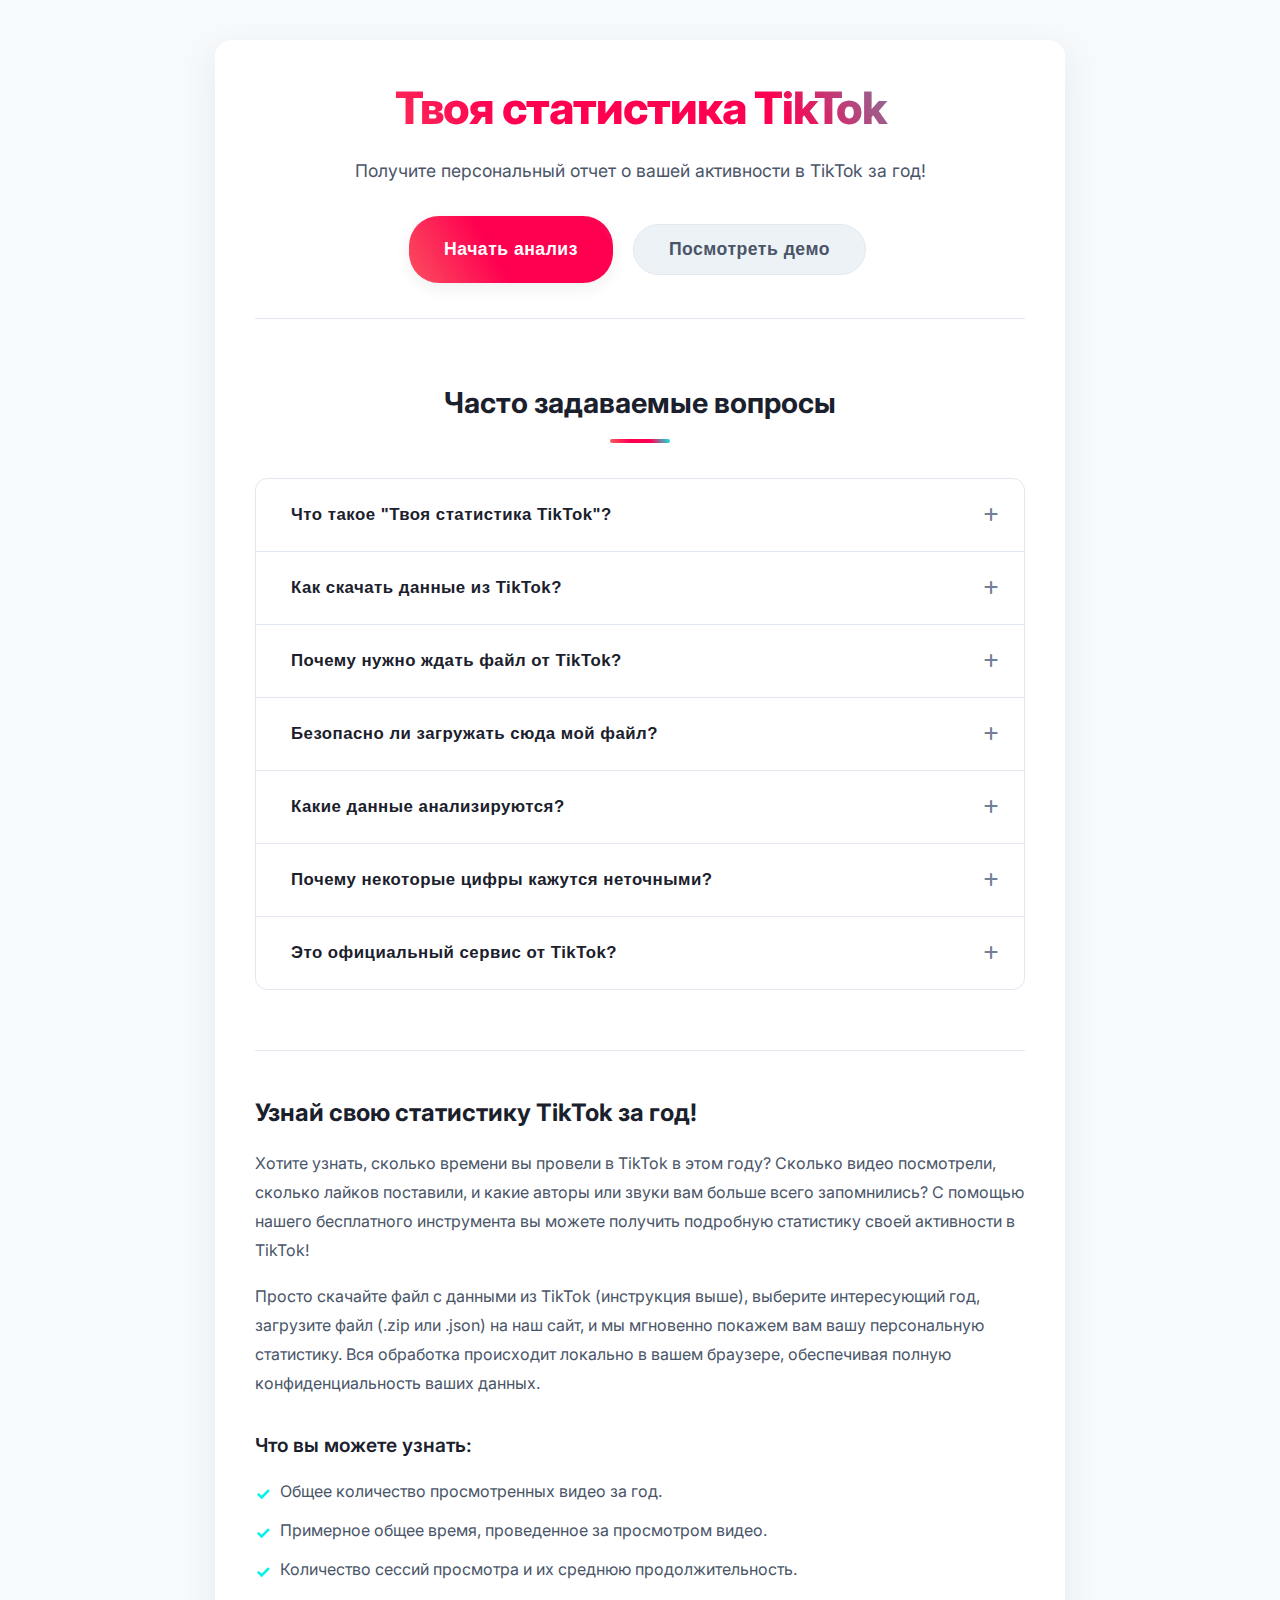
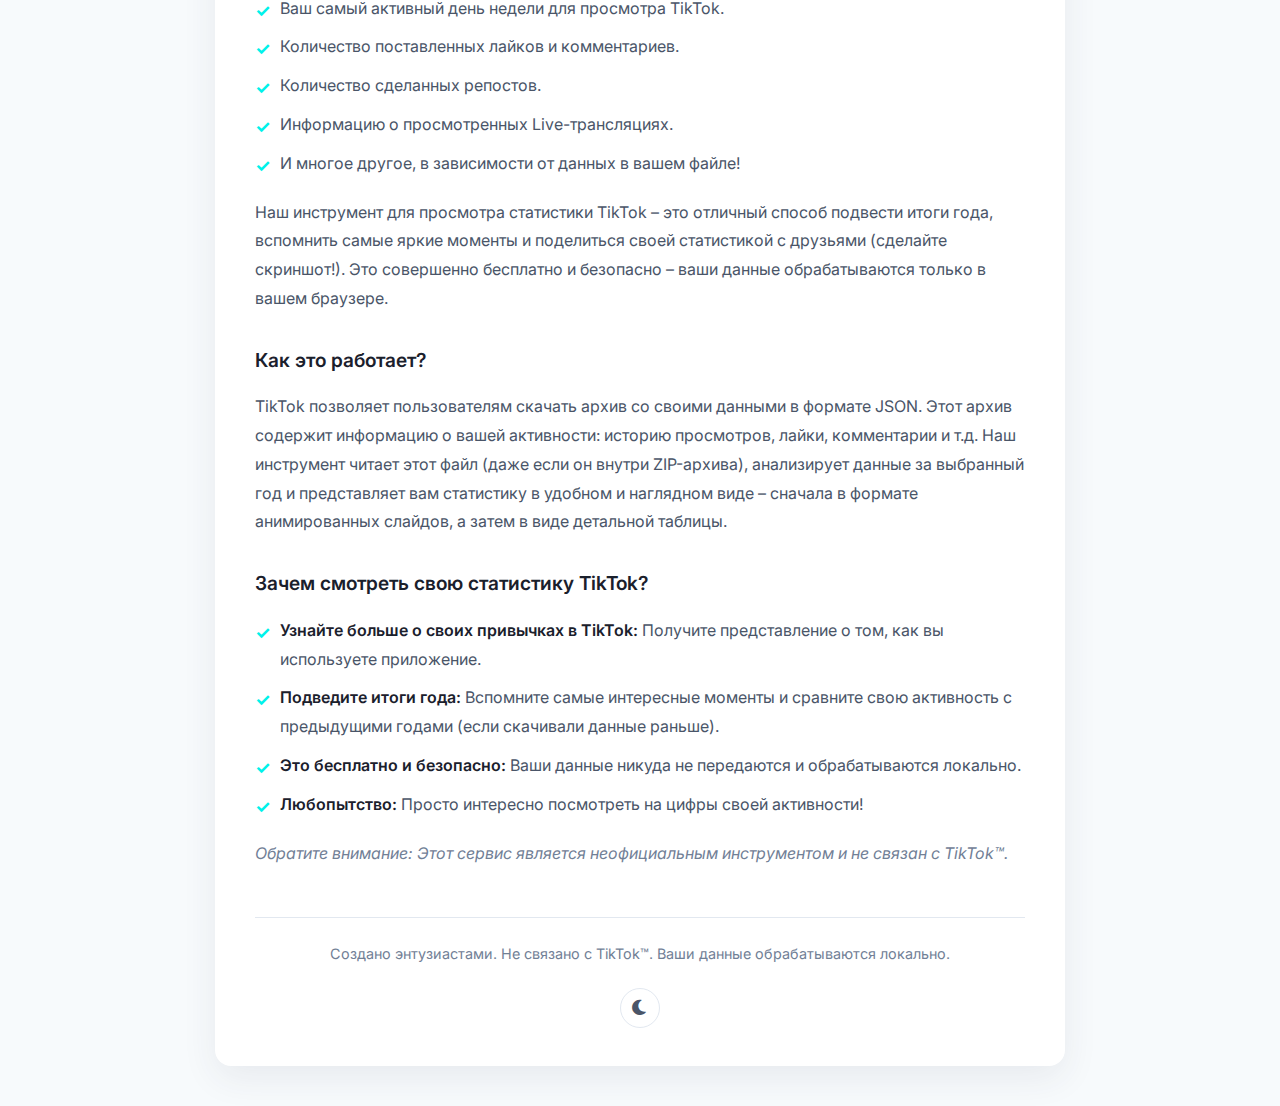
<file: index.htm>
<!DOCTYPE html>
<html lang="ru">

<head>
    <meta charset="UTF-8">
    <meta name="viewport" content="width=device-width, initial-scale=1.0">
    <title>Твоя статистика TikTok - Узнай итоги своей активности за год</title>
    <meta name="description"
        content="Подведите итоги года в TikTok! Узнайте, сколько видео вы посмотрели, сколько лайков поставили, и другую интересную статистику. Загрузите свои данные и получите персональный отчет по вашей статистике TikTok.">
    <meta name="keywords"
        content="TikTok, статистика, итоги года, данные, анализ, просмотры, лайки, комментарии, скачать, бесплатно, активность, отчет, демо, поделиться">

    <!-- Open Graph / Facebook Card Meta Tags -->
    <meta property="og:title" content="Твоя статистика TikTok - Узнай итоги своей активности за год">
    <meta property="og:description"
        content="Подведите итоги года в TikTok! Узнайте, сколько видео вы посмотрели, сколько лайков поставили и другую интересную статистику. Загрузите свои данные и получите персональный отчет.">
    <meta property="og:image" content="https://viktormalyuchenko.github.io/tiktok-stats-analyzer/images/og-image.png">
    <meta property="og:url" content="https://viktormalyuchenko.github.io/tiktok-stats-analyzer/">
    <meta property="og:type" content="website">
    <meta property="og:site_name" content="Твоя статистика TikTok">

    <!-- Twitter Card Meta Tags -->
    <meta name="twitter:card" content="summary_large_image">
    <meta name="twitter:title" content="Твоя статистика TikTok - Узнай итоги своей активности за год">
    <meta name="twitter:description"
        content="Подведите итоги года в TikTok! Узнайте, сколько видео вы посмотрели, сколько лайков поставили и другую интересную статистику. Загрузите свои данные и получите персональный отчет.">
    <meta name="twitter:image" content="https://viktormalyuchenko.github.io/tiktok-stats-analyzer/images/og-image.png">
    <meta name="twitter:url" content="https://viktormalyuchenko.github.io/tiktok-stats-analyzer/">

    <link rel="stylesheet" href="style.css">
    <link rel="icon" href="images/favicon.ico" type="image/x-icon">
    <link rel="apple-touch-icon" sizes="180x180" href="images/apple-touch-icon.png">
    <link rel="icon" type="image/png" sizes="32x32" href="images/favicon-32x32.png">
    <link rel="icon" type="image/png" sizes="16x16" href="images/favicon-16x16.png">
    <link rel="manifest" href="images/site.webmanifest">

    <link rel="preconnect" href="https://fonts.googleapis.com">
    <link rel="preconnect" href="https://fonts.gstatic.com" crossorigin>
    <link href="https://fonts.googleapis.com/css2?family=Inter:wght@400;500;600;700;800&display=swap" rel="stylesheet">
    <link rel="stylesheet" href="https://cdnjs.cloudflare.com/ajax/libs/font-awesome/6.0.0/css/all.min.css"
        integrity="sha512-9usAa10IRO0HhonpyAIVpjrylPvoDwiPUiKdWk5t3PyolY1cOd4DSE0Ga+ri4AuTroPR5aQvXU9xC6qOPnzFeg=="
        crossorigin="anonymous" referrerpolicy="no-referrer" />

    <script defer src="script.js"></script>
    <!-- Yandex.Metrika counter -->
    <script type="text/javascript">
        (function (m, e, t, r, i, k, a) {
            m[i] = m[i] || function () { (m[i].a = m[i].a || []).push(arguments) };
            m[i].l = 1 * new Date();
            for (var j = 0; j < document.scripts.length; j++) { if (document.scripts[j].src === r) { return; } }
            k = e.createElement(t), a = e.getElementsByTagName(t)[0], k.async = 1, k.src = r, a.parentNode.insertBefore(k, a)
        })
            (window, document, "script", "https://mc.yandex.ru/metrika/tag.js", "ym");

        ym(99841001, "init", {
            clickmap: true,
            trackLinks: true,
            accurateTrackBounce: true
        });
    </script>
    <noscript>
        <div><img src="https://mc.yandex.ru/watch/99841001" style="position:absolute; left:-9999px;" alt="" /></div>
    </noscript>
    <!-- /Yandex.Metrika counter -->
    <script type="application/ld+json">
        {
          "@context": "https://schema.org",
          "@graph": [
            {
              "@type": "SoftwareApplication",
              "name": "Твоя статистика TikTok - Анализатор итогов года",
              "description": "Бесплатный неофициальный инструмент для анализа вашей статистики TikTok за год. Загрузите свои данные из TikTok (JSON) и получите наглядный отчет о просмотрах, лайках, комментариях и времени, проведенном в приложении. Вся обработка происходит локально в браузере.",
              "applicationCategory": "WebApplication",
              "operatingSystem": "Web",
              "url": "https://viktormalyuchenko.github.io/tiktok-stats-analyzer/",
              "screenshot": "https://viktormalyuchenko.github.io/tiktok-stats-analyzer/images/og-image.png",
              "offers": {
                "@type": "Offer",
                "price": "0",
                "priceCurrency": "RUB"
              },
              "keywords": "TikTok, статистика, итоги года, анализ данных, просмотры, лайки, комментарии, скачать данные, TikTok Wrapped, бесплатно, безопасно",
               "author": {
                    "@type": "Person",
                    "name": "Viktor Malyuchenko",
                    "url": "https://viktormalyuchenko.github.io"
               }
            },
            {
              "@type": "FAQPage",
              "mainEntity": [
                {
                    "@type": "Question",
                    "name": "Что такое 'Твоя статистика TikTok'?",
                    "acceptedAnswer": {
                      "@type": "Answer",
                      "text": "'Твоя статистика TikTok' - это неофициальный инструмент, который позволяет вам проанализировать вашу активность в TikTok, используя файл с данными, который можно скачать из TikTok."
                    }
                },
                {
                    "@type": "Question",
                    "name": "Как скачать данные из TikTok?",
                    "acceptedAnswer": {
                      "@type": "Answer",
                      "text": "Откройте приложение TikTok и перейдите в свой профиль. Нажмите на кнопку меню (☰) в правом верхнем углу. Выберите \"Настройки и конфиденциальность\" → \"Аккаунт\" → \"Скачать данные\". Следуйте инструкциям на экране, выберите формат файла JSON и запросите данные. TikTok подготовит файл (это может занять несколько дней) и уведомит вас, когда он будет готов к скачиванию."
                    }
                },
                {
                    "@type": "Question",
                    "name": "Почему нужно ждать файл от TikTok?",
                    "acceptedAnswer": {
                      "@type": "Answer",
                      "text": "TikTok собирает большой объем данных о вашей активности. Подготовка полного архива требует времени на их серверах. Обычно это занимает от 24 до 72 часов, но иногда может быть дольше."
                    }
                  },
                  {
                    "@type": "Question",
                    "name": "Безопасно ли загружать сюда мой файл?",
                    "acceptedAnswer": {
                      "@type": "Answer",
                      "text": "Да, абсолютно безопасно. Вся обработка вашего файла происходит исключительно в вашем браузере на вашем устройстве. Ваши данные никуда не загружаются и не передаются на наши или какие-либо другие серверы. Мы не храним вашу информацию. Кроме того, сам файл данных от TikTok не содержит вашего пароля."
                    }
                  },
                   {
                    "@type": "Question",
                    "name": "Какие данные анализируются?",
                    "acceptedAnswer": {
                      "@type": "Answer",
                      "text": "Мы анализируем историю просмотров видео, лайки, комментарии, репосты и просмотренные Live-трансляции (если эта информация доступна в вашем файле данных) за выбранный год."
                    }
                   },
                   {
                    "@type": "Question",
                    "name": "Почему некоторые цифры кажутся неточными?",
                    "acceptedAnswer": {
                      "@type": "Answer",
                      "text": "Точность статистики зависит от полноты данных в предоставленном вами файле от TikTok. Иногда TikTok может предоставлять неполные данные или использовать специфические форматы дат/времени. Мы стараемся интерпретировать данные максимально корректно, но небольшие расхождения возможны. Например, точное время просмотра каждого видео не предоставляется, поэтому общее время просмотра является оценкой."
                    }
                   },
                   {
                    "@type": "Question",
                    "name": "Это официальный сервис от TikTok?",
                    "acceptedAnswer": {
                      "@type": "Answer",
                      "text": "Нет, это неофициальный проект, созданный независимыми разработчиками для развлечения и анализа данных. Он не связан с компанией TikTok или ByteDance."
                    }
                }
              ]
            }
          ]
        }
        </script>
</head>

<body>
    <!-- Контейнер для основного контента (до результатов) -->
    <div id="mainContent" class="container">
        <header>
            <h1>Твоя статистика TikTok</h1>
            <p>Получите персональный отчет о вашей активности в TikTok за год!</p>
            <div class="header-buttons">
                <button id="startButton" aria-label="Начать анализ">Начать анализ</button>
                <button id="demoButton" class="secondary-button" aria-label="Посмотреть демо">Посмотреть демо</button>
            </div>
        </header>

        <!-- Модальные окна для загрузки файла -->
        <div class="modal" id="howToModal" aria-labelledby="howToModalTitle" role="dialog" aria-modal="true">
            <div class="modal-content">
                <h2 id="howToModalTitle">Как получить данные из TikTok</h2>
                <p>Чтобы получить статистику, вам нужно скачать файл с данными из TikTok в формате
                    <strong>JSON</strong>. Вот как это сделать:
                </p>
                <ol>
                    <li>Откройте приложение TikTok и перейдите в свой профиль.</li>
                    <li>Нажмите на кнопку меню (☰) в правом верхнем углу.</li>
                    <li>Выберите "Настройки и конфиденциальность".</li>
                    <li>Перейдите в раздел "Аккаунт", затем "Скачать данные".</li>
                    <li>Выберите формат файла <strong>JSON</strong> и нажмите "Запросить данные".</li>
                    <li><strong>Важно:</strong> TikTok может готовить файл <strong>несколько дней</strong>. Вы получите
                        уведомление в приложении, когда файл будет готов к скачиванию. Скачайте его (обычно это
                        ZIP-архив, содержащий JSON).</li>
                </ol>
                <div class="modal-button-container">
                    <a href="https://www.tiktok.com/setting/download-your-data" target="_blank"
                        rel="noopener noreferrer" class="modal-button">Перейти к скачиванию на TikTok</a>
                    <button class="modal-button secondary-button" id="haveFileButton">У меня уже есть файл</button>
                </div>
            </div>
        </div>
        <div class="modal" id="selectFileModal" aria-labelledby="selectFileModalTitle" role="dialog" aria-modal="true">
            <div class="modal-content">
                <h2 id="selectFileModalTitle">Загрузите файл с данными TikTok</h2>
                <p>Ваши данные обрабатываются <strong>локально в вашем браузере</strong> и никуда не отправляются. Это
                    абсолютно <strong>безопасно</strong>.</p>
                <p>Поддерживаются форматы <code>.zip</code> (скачанный из TikTok) или <code>.json</code> (если вы
                    распаковали архив).</p>
                <div class="year-select-container">
                    <label for="yearSelect">Статистика за год:</label>
                    <select id="yearSelect" name="year">
                        <!-- Годы добавляются динамически из JavaScript -->
                    </select>
                </div>
                <div class="upload-area" id="uploadArea" role="button" tabindex="0"
                    aria-label="Загрузить файл данных TikTok">
                    <label for="zipFileInput" class="upload-label">
                        <i class="fas fa-cloud-upload-alt upload-icon"></i>
                        <span id="uploadText">Нажмите или перетащите сюда файл<br>(.zip или .json)</span>
                        <input type="file" id="zipFileInput" accept=".zip, application/zip, .json, application/json"
                            style="display: none;">
                    </label>
                </div>
                <div id="uploadStatus" role="status" aria-live="polite"></div>
            </div>
        </div>

        <!-- Секция FAQ -->
        <section class="faq" aria-label="Часто задаваемые вопросы">
            <h2>Часто задаваемые вопросы</h2>
            <div class="accordion">
                <div class="accordion-item">
                    <button class="accordion-header" aria-expanded="false">Что такое "Твоя статистика TikTok"? <i
                            class="fas fa-plus"></i></button>
                    <div class="accordion-content">
                        <p>"Твоя статистика TikTok" - это <strong>неофициальный</strong> инструмент, созданный
                            энтузиастами. Он позволяет вам проанализировать вашу активность в TikTok за выбранный год,
                            используя файл с данными, который можно скачать непосредственно из настроек вашего аккаунта
                            TikTok.</p>
                    </div>
                </div>
                <div class="accordion-item">
                    <button class="accordion-header" aria-expanded="false">Как скачать данные из TikTok? <i
                            class="fas fa-plus"></i></button>
                    <div class="accordion-content">
                        <p>Откройте приложение TikTok и перейдите в свой профиль. Нажмите на кнопку меню (☰) в правом
                            верхнем углу. Выберите "Настройки и конфиденциальность" → "Аккаунт" → "Скачать данные".
                            Следуйте инструкциям на экране, выберите формат файла <strong>JSON</strong> и запросите
                            данные. TikTok подготовит файл (это может занять несколько дней) и уведомит вас, когда он
                            будет готов к скачиванию.</p>
                    </div>
                </div>
                <div class="accordion-item">
                    <button class="accordion-header" aria-expanded="false">Почему нужно ждать файл от TikTok? <i
                            class="fas fa-plus"></i></button>
                    <div class="accordion-content">
                        <p>TikTok собирает большой объем данных о вашей активности. Подготовка полного архива требует
                            времени на их серверах. Обычно это занимает от 24 до 72 часов, но иногда может быть дольше.
                        </p>
                    </div>
                </div>
                <div class="accordion-item">
                    <button class="accordion-header" aria-expanded="false">Безопасно ли загружать сюда мой файл? <i
                            class="fas fa-plus"></i></button>
                    <div class="accordion-content">
                        <p><strong>Да, абсолютно безопасно.</strong> Вся обработка вашего файла происходит
                            <strong>исключительно в вашем браузере</strong> на вашем устройстве. Ваши данные
                            <strong>никуда не загружаются и не передаются</strong> на наши или какие-либо другие
                            серверы. Мы не храним вашу информацию. Кроме того, сам файл данных от TikTok не содержит
                            вашего пароля.
                        </p>
                    </div>
                </div>
                <div class="accordion-item">
                    <button class="accordion-header" aria-expanded="false">Какие данные анализируются? <i
                            class="fas fa-plus"></i></button>
                    <div class="accordion-content">
                        <p>Мы анализируем доступные в вашем файле данных разделы, такие как история просмотров видео,
                            поставленные лайки, оставленные комментарии, репосты (Share History) и просмотренные
                            трансляции (Watch Live History) за выбранный вами год.</p>
                    </div>
                </div>
                <div class="accordion-item">
                    <button class="accordion-header" aria-expanded="false">Почему некоторые цифры кажутся неточными? <i
                            class="fas fa-plus"></i></button>
                    <div class="accordion-content">
                        <p>Точность статистики зависит от полноты данных в предоставленном вами файле от TikTok. Иногда
                            TikTok может предоставлять неполные данные или использовать специфические форматы
                            дат/времени. Мы стараемся интерпретировать данные максимально корректно, но небольшие
                            расхождения возможны. Например, точное время просмотра каждого видео не предоставляется,
                            поэтому общее время просмотра является оценкой.</p>
                    </div>
                </div>
                <div class="accordion-item">
                    <button class="accordion-header" aria-expanded="false">Это официальный сервис от TikTok? <i
                            class="fas fa-plus"></i></button>
                    <div class="accordion-content">
                        <p>Нет, это <strong>неофициальный</strong> проект, созданный независимыми разработчиками для
                            развлечения и анализа данных. Он не связан с компанией TikTok или ByteDance.</p>
                    </div>
                </div>
            </div>
        </section>

        <!-- SEO-текст -->
        <section class="seo-text">
            <h2>Узнай свою статистику TikTok за год!</h2>
            <p>Хотите узнать, сколько времени вы провели в TikTok в этом году? Сколько видео посмотрели, сколько лайков
                поставили, и какие авторы или звуки вам больше всего запомнились? С помощью нашего бесплатного
                инструмента вы можете получить подробную статистику своей активности в TikTok!</p>
            <p>Просто скачайте файл с данными из TikTok (инструкция выше), выберите интересующий год, загрузите файл
                (.zip или .json) на наш сайт, и мы мгновенно покажем вам вашу персональную статистику. Вся обработка
                происходит локально в вашем браузере, обеспечивая полную конфиденциальность ваших данных.</p>
            <h3>Что вы можете узнать:</h3>
            <ul>
                <li>Общее количество просмотренных видео за год.</li>
                <li>Примерное общее время, проведенное за просмотром видео.</li>
                <li>Количество сессий просмотра и их среднюю продолжительность.</li>
                <li>Ваш самый активный день недели для просмотра TikTok.</li>
                <li>Количество поставленных лайков и комментариев.</li>
                <li>Количество сделанных репостов.</li>
                <li>Информацию о просмотренных Live-трансляциях.</li>
                <li>И многое другое, в зависимости от данных в вашем файле!</li>
            </ul>
            <p>Наш инструмент для просмотра статистики TikTok – это отличный способ подвести итоги года, вспомнить самые
                яркие моменты и поделиться своей статистикой с друзьями (сделайте скриншот!). Это совершенно бесплатно и
                безопасно – ваши данные обрабатываются только в вашем браузере.</p>
            <h3>Как это работает?</h3>
            <p>TikTok позволяет пользователям скачать архив со своими данными в формате JSON. Этот архив содержит
                информацию о вашей активности: историю просмотров, лайки, комментарии и т.д. Наш инструмент читает этот
                файл (даже если он внутри ZIP-архива), анализирует данные за выбранный год и представляет вам статистику
                в удобном и наглядном виде – сначала в формате анимированных слайдов, а затем в виде детальной таблицы.
            </p>
            <h3>Зачем смотреть свою статистику TikTok?</h3>
            <ul>
                <li><strong>Узнайте больше о своих привычках в TikTok:</strong> Получите представление о том, как вы
                    используете приложение.</li>
                <li><strong>Подведите итоги года:</strong> Вспомните самые интересные моменты и сравните свою активность
                    с предыдущими годами (если скачивали данные раньше).</li>
                <li><strong>Это бесплатно и безопасно:</strong> Ваши данные никуда не передаются и обрабатываются
                    локально.</li>
                <li><strong>Любопытство:</strong> Просто интересно посмотреть на цифры своей активности!</li>
            </ul>
            <p><em>Обратите внимание: Этот сервис является неофициальным инструментом и не связан с TikTok™.</em></p>
        </section>

        <footer>
            <p>Создано энтузиастами. Не связано с TikTok™. Ваши данные обрабатываются локально.</p>
            <div class="theme-switcher" style="margin-top: 15px;">
                <button id="themeToggleButton" class="theme-toggle-button" aria-label="Переключить тему оформления">
                    <i class="fas fa-moon" id="themeIconMoon"></i>
                    <i class="fas fa-sun" id="themeIconSun"></i>
                </button>
            </div>
        </footer>

    </div> <!-- Конец #mainContent -->

    <!-- Экран готовности (скрыт по умолчанию) -->
    <div id="readyScreen" class="container ready-screen-container" style="display: none;">
        <div class="ready-content">
            <i class="fas fa-check-circle ready-icon"></i>
            <h2>Ваша статистика готова!</h2>
            <p>Мы проанализировали ваши данные и собрали интересные моменты вашего года в TikTok.</p>
            <button id="showSlideshowButton" aria-label="Показать статистику">Показать статистику <i
                    class="fas fa-arrow-right"></i></button>
        </div>
    </div>

    <!-- Полноэкранное слайд-шоу (скрыт по умолчанию) -->
    <div id="fullscreenSlideshow" style="display: none;" role="region" aria-label="Полноэкранная статистика">
        <!-- Добавлен tabindex и aria-label для управления фокусом и доступности -->
        <div class="fs-slides-container" id="fsSlideshowArea" tabindex="-1" aria-live="polite" aria-atomic="true">
            <!-- Сюда будут добавляться полноэкранные слайды JS -->
        </div>
        <button id="closeSlideshowButton" class="close-fs-button" aria-label="Закрыть слайд-шоу"><i
                class="fas fa-times"></i></button>
        <div class="fs-progress-bar-container">
            <div class="fs-progress-bar"></div>
        </div>
    </div>

    <!-- Контейнер для финальных результатов (Только таблица, скрыт по умолчанию) -->
    <div id="mainResults" class="container" style="display: none;">

        <!-- Секция таблицы -->
        <section id="table" aria-labelledby="table-heading">
            <h2 id="table-heading">Ваша детальная статистика TikTok</h2>
            <p>Все данные представлены за <span id="tableYear"></span> год.</p>
            <div class="table-responsive-wrapper">
                <table id="statsTable" aria-live="polite">
                    <tbody>
                        <!-- Таблица заполняется из JS -->
                    </tbody>
                </table>
            </div>
        </section>

        <!-- Кнопки управления результатами -->
        <div class="results-actions"
            style="text-align: center; margin-top: 30px; padding-bottom: 20px; display: flex; justify-content: center; flex-wrap: wrap; gap: 15px;">
            <button id="shareImageButton" class="secondary-button" aria-label="Поделиться картинкой со статистикой"><i
                    class="fas fa-share-alt"></i> Поделиться</button>
            <button id="resetButton" class="secondary-button">Начать заново</button>
        </div>

    </div> <!-- Конец #mainResults -->

    <!-- Скрытый контейнер для генерации картинки (1080x1920) -->
    <div id="shareCardContainer" aria-hidden="true"
        style="position: absolute; left: -9999px; top: -9999px; background: #1a1a1a;">
        <!-- Карточка 9:16 (1080x1920) -->
        <div id="shareCard"
            style="width: 1080px; height: 1920px; background-color: #1a1a1a; color: #e8e8e8; padding: 90px 60px; font-family: 'Inter', sans-serif; display: flex; flex-direction: column; /* justify-content: space-between; УБИРАЕМ */ position: relative; overflow: hidden;">
            <!-- Фоновый SVG узор -->
            <svg width="100%" height="100%" style="position: absolute; top: 0; left: 0; z-index: 0; opacity: 0.05;"
                xmlns="http://www.w3.org/2000/svg" viewBox="0 0 100 100">
                <defs>
                    <pattern id="wavePattern" patternUnits="userSpaceOnUse" width="150" height="150"
                        patternTransform="rotate(20)">
                        <path d="M 0 75 Q 37.5 25, 75 75 T 150 75" stroke="#f0f0f0" stroke-width="1.5" fill="none" />
                    </pattern>
                </defs>
                <rect width="100%" height="100%" fill="url(#wavePattern)" />
            </svg>

            <!-- Основной контент -->
            <div
                style="position: relative; z-index: 1; height: 100%; display: flex; flex-direction: column; /* Оставляем column */">

                <!-- Верхний блок: Заголовок (без justify-content: space-between; он теперь не нужен для родителя) -->
                <div class="share-title"
                    style="text-align: center; margin-bottom: 60px; padding-top: 30px; flex-shrink: 0; /* Не сжимать */">
                    <span class="share-username"
                        style="font-size: 3.8rem; font-weight: 600; color: #f0f0f0; display: block; margin-bottom: 15px;">@username</span>
                    <div
                        style="height: 18px; width: 70%; margin: 0 auto 25px auto; background: linear-gradient(90deg, #f95f62, #ff0050, #a600f4, #00f2ea); border-radius: 9px;">
                    </div>
                    <span class="share-year"
                        style="font-size: 3.8rem; font-weight: 700; color: #f0f0f0; display: block;">ГОД</span>
                </div>

                <!-- НОВАЯ ОБЕРТКА для Центрирования Статистики -->
                <div class="stats-wrapper"
                    style="flex-grow: 1; /* Занять все доступное пространство */ display: flex; align-items: center; /* Вертикальное центрирование */ justify-content: center; /* Горизонтальное центрирование (для грида не так важно, но пусть будет) */ padding: 20px 0; /* Небольшие вертикальные отступы */">
                    <!-- Средний блок: Статистика -->
                    <div class="share-stats-grid"
                        style="display: grid; grid-template-columns: auto 1fr; gap: 25px 30px; align-items: center; font-size: 1.8rem; width: 90%; /* Ограничим ширину грида */ max-width: 700px; /* Максимальная ширина */ margin: 0 auto; /* Центрируем сам грид */">
                        <!-- Persona -->
                        <span class="share-label" style="font-weight: 500; color: #a0a0a0; text-align: left;">Тип
                            профиля</span>
                        <span class="share-value share-persona"
                            style="font-weight: 600; color: #ffffff; text-align: right; font-size: 1.8rem;">-</span>
                        <!-- Videos Watched -->
                        <span class="share-label" style="font-weight: 500; color: #a0a0a0; text-align: left;">Всего
                            видео</span>
                        <span class="share-value share-videos-watched"
                            style="font-weight: 600; color: #ffffff; text-align: right;">0</span>
                        <!-- Watch Time -->
                        <span class="share-label" style="font-weight: 500; color: #a0a0a0; text-align: left;">Время
                            просмотра</span>
                        <span class="share-value share-watch-time"
                            style="font-weight: 600; color: #ffffff; text-align: right;">~ 0 ч</span>
                        <!-- Sessions -->
                        <span class="share-label"
                            style="font-weight: 500; color: #a0a0a0; text-align: left;">Сессий</span>
                        <span class="share-value share-sessions"
                            style="font-weight: 600; color: #ffffff; text-align: right;">0</span>
                        <!-- Avg Session -->
                        <span class="share-label" style="font-weight: 500; color: #a0a0a0; text-align: left;">Средняя
                            сессия</span>
                        <span class="share-value share-avg-session"
                            style="font-weight: 600; color: #ffffff; text-align: right;">0 мин</span>
                        <!-- Comments -->
                        <span class="share-label"
                            style="font-weight: 500; color: #a0a0a0; text-align: left;">Комментариев</span>
                        <span class="share-value share-comments"
                            style="font-weight: 600; color: #ffffff; text-align: right;">0</span>
                        <!-- Likes -->
                        <span class="share-label"
                            style="font-weight: 500; color: #a0a0a0; text-align: left;">Лайков</span>
                        <span class="share-value share-likes"
                            style="font-weight: 600; color: #ffffff; text-align: right;">0</span>
                        <!-- Emoji -->
                        <span class="share-label" style="font-weight: 500; color: #a0a0a0; text-align: left;">Любимый
                            эмодзи</span>
                        <span class="share-value share-emoji"
                            style="font-weight: 600; color: #ffffff; text-align: right; font-size: 2.5rem;">-</span>
                    </div>
                </div>

                <!-- Нижний блок: Футер (без justify-content: space-between; он теперь не нужен для родителя) -->
                <div class="share-footer"
                    style="text-align: center; padding-bottom: 20px; padding-top: 40px; flex-shrink: 0; /* Не сжимать */">
                    <p style="font-size: 1.3rem; color: #888888; margin-bottom: 5px;">Получи свою статистику на:</p>
                    <p style="font-size: 1.4rem; color: #b0b0b0; font-weight: 500;">
                        viktormalyuchenko.github.io/tiktok-stats-analyzer/</p>
                </div>
            </div>
        </div>
    </div>

</body>

</html>
</file>
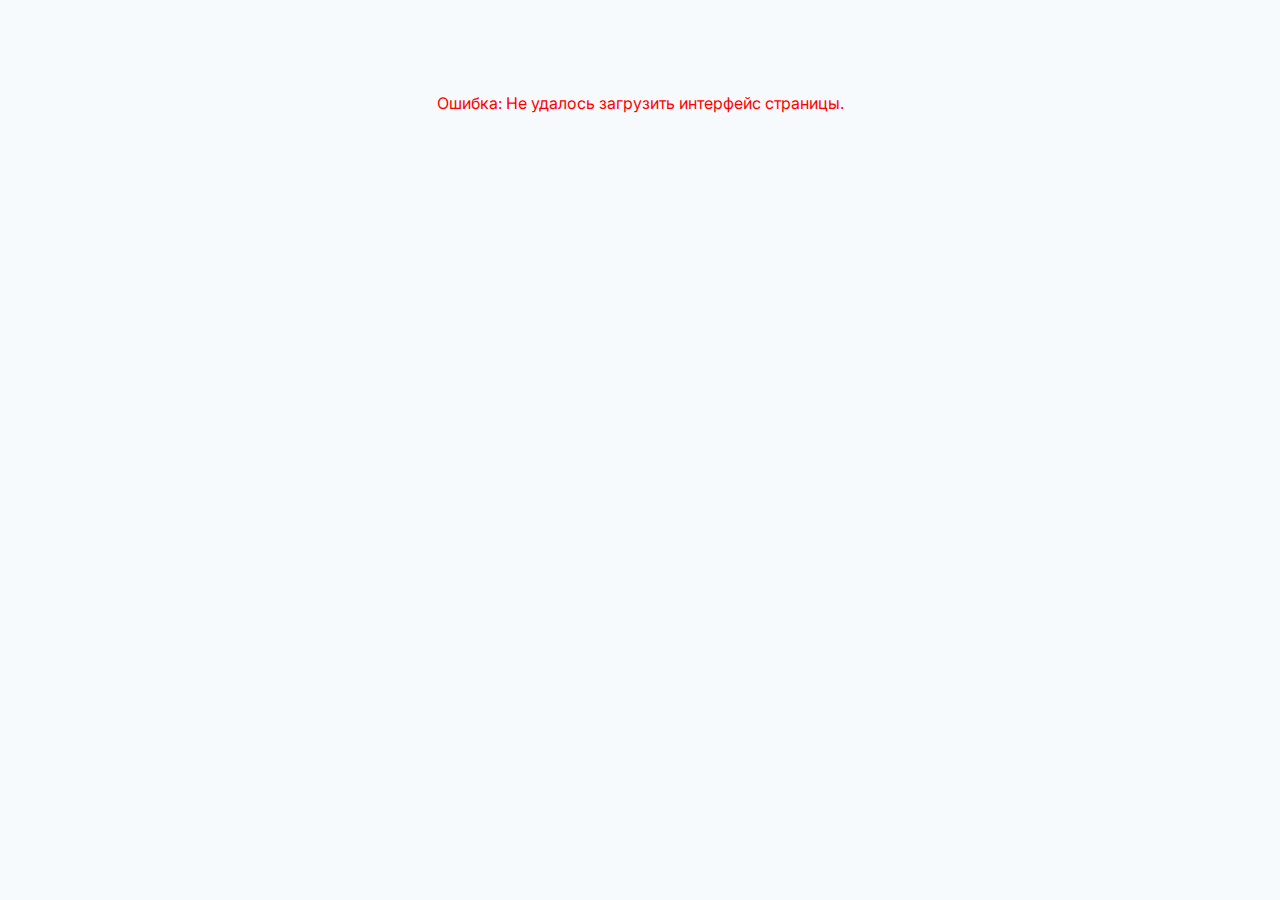
<file: index.html>
<!DOCTYPE html>
<html lang="ru">
  <head>
    <meta charset="UTF-8" />
    <meta name="viewport" content="width=device-width, initial-scale=1.0" />
    <meta name="color-scheme" content="dark only" />
    <meta name="theme-color" content="#050505" />
    <meta name="msapplication-navbutton-color" content="#050505" />
    <meta
      name="apple-mobile-web-app-status-bar-style"
      content="black-translucent"
    />
    <link rel="canonical" href="https://tiktok.viktoor.ru/" />

    <title>
      Итоги года в TikTok: Узнай, сколько времени ты потратил (Анализ JSON)
    </title>
    <meta
      name="description"
      content="Личная статистика TikTok за 2024-2025 год. Узнай точное время просмотров, историю лайков и свой портрет пользователя. Безопасный онлайн-анализатор файла данных."
    />
    <meta
      name="keywords"
      content="итоги года тик ток, сколько времени в тик токе, статистика просмотров tiktok, анализ json тик ток, выгрузка данных, личная статистика, активность в тик токе"
    />

    <!-- Open Graph / Facebook Card Meta Tags -->
    <meta
      property="og:title"
      content="Твоя статистика TikTok - Узнай итоги своей активности за год"
    />
    <meta
      property="og:description"
      content="Подведите итоги года в TikTok! Узнайте, сколько видео вы посмотрели, сколько лайков поставили и другую интересную статистику. Загрузите свои данные и получите персональный отчет."
    />
    <meta
      property="og:image"
      content="https://viktormalyuchenko.github.io/tiktok-stats-analyzer/images/og-image.png"
    />
    <meta
      property="og:url"
      content="https://viktormalyuchenko.github.io/tiktok-stats-analyzer/"
    />
    <meta property="og:type" content="website" />
    <meta property="og:site_name" content="Твоя статистика TikTok" />

    <!-- Twitter Card Meta Tags -->
    <meta name="twitter:card" content="summary_large_image" />
    <meta
      name="twitter:title"
      content="Твоя статистика TikTok - Узнай итоги своей активности за год"
    />
    <meta
      name="twitter:description"
      content="Подведите итоги года в TikTok! Узнайте, сколько видео вы посмотрели, сколько лайков поставили и другую интересную статистику. Загрузите свои данные и получите персональный отчет."
    />
    <meta
      name="twitter:image"
      content="https://viktormalyuchenko.github.io/tiktok-stats-analyzer/images/og-image.png"
    />
    <meta
      name="twitter:url"
      content="https://viktormalyuchenko.github.io/tiktok-stats-analyzer/"
    />

    <link rel="stylesheet" href="style.css" />
    <link rel="icon" href="images/favicon.ico" type="image/x-icon" />
    <link
      rel="apple-touch-icon"
      sizes="180x180"
      href="images/apple-touch-icon.png"
    />
    <link
      rel="icon"
      type="image/png"
      sizes="32x32"
      href="images/favicon-32x32.png"
    />
    <link
      rel="icon"
      type="image/png"
      sizes="16x16"
      href="images/favicon-16x16.png"
    />
    <link rel="manifest" href="images/site.webmanifest" />

    <link rel="preconnect" href="https://fonts.googleapis.com" />
    <link rel="preconnect" href="https://fonts.gstatic.com" crossorigin />
    <link
      href="https://fonts.googleapis.com/css2?family=Inter:wght@400;500;600;700;800&display=swap"
      rel="stylesheet"
    />
    <link
      rel="stylesheet"
      href="https://cdnjs.cloudflare.com/ajax/libs/font-awesome/6.0.0/css/all.min.css"
      integrity="sha512-9usAa10IRO0HhonpyAIVpjrylPvoDwiPUiKdWk5t3PyolY1cOd4DSE0Ga+ri4AuTroPR5aQvXU9xC6qOPnzFeg=="
      crossorigin="anonymous"
      referrerpolicy="no-referrer"
    />
    <script defer src="analyzer.js"></script>
    <script defer src="script.js"></script>
    <!-- Yandex.Metrika counter -->
    <script type="text/javascript">
      (function (m, e, t, r, i, k, a) {
        m[i] =
          m[i] ||
          function () {
            (m[i].a = m[i].a || []).push(arguments);
          };
        m[i].l = 1 * new Date();
        for (var j = 0; j < document.scripts.length; j++) {
          if (document.scripts[j].src === r) {
            return;
          }
        }
        (k = e.createElement(t)),
          (a = e.getElementsByTagName(t)[0]),
          (k.async = 1),
          (k.src = r),
          a.parentNode.insertBefore(k, a);
      })(
        window,
        document,
        "script",
        "https://mc.yandex.ru/metrika/tag.js",
        "ym"
      );

      ym(99841001, "init", {
        clickmap: true,
        trackLinks: true,
        accurateTrackBounce: true,
      });
    </script>
    <noscript>
      <div>
        <img
          src="https://mc.yandex.ru/watch/99841001"
          style="position: absolute; left: -9999px"
          alt=""
        />
      </div>
    </noscript>
    <!-- /Yandex.Metrika counter -->
    <script type="application/ld+json">
      {
        "@context": "https://schema.org",
        "@graph": [
          {
            "@type": "SoftwareApplication",
            "name": "TikTok Stats: Итоги года и Анализ времени",
            "description": "Бесплатный инструмент для просмотра статистики TikTok. Узнай, сколько времени ты просидел в приложении, посмотри историю просмотров и лайков из файла JSON. Работает локально в браузере.",
            "applicationCategory": "UtilitiesApplication",
            "operatingSystem": "Any",
            "url": "https://tiktok.viktoor.ru/",
            "screenshot": "https://viktormalyuchenko.github.io/tiktok-stats-analyzer/images/og-image.png",
            "offers": {
              "@type": "Offer",
              "price": "0",
              "priceCurrency": "RUB"
            },
            "author": {
              "@type": "Person",
              "name": "Viktor Malyuchenko",
              "url": "https://viktormalyuchenko.github.io"
            }
          },
          {
            "@type": "FAQPage",
            "mainEntity": [
              {
                "@type": "Question",
                "name": "Как узнать, сколько времени я просидел в Тик Токе?",
                "acceptedAnswer": {
                  "@type": "Answer",
                  "text": "Скачайте файл данных (JSON) в настройках TikTok и загрузите его в наш анализатор. Мы суммируем длительность всех просмотров и покажем точное количество часов за год и среднее время в день."
                }
              },
              {
                "@type": "Question",
                "name": "Как открыть файл JSON или ZIP из TikTok?",
                "acceptedAnswer": {
                  "@type": "Answer",
                  "text": "Вам не нужны специальные программы. Просто перетащите скачанный ZIP-архив или файл user_data.json в окно загрузки на нашем сайте. Скрипт сам найдет и визуализирует нужные данные."
                }
              },
              {
                "@type": "Question",
                "name": "Безопасно ли загружать сюда файл?",
                "acceptedAnswer": {
                  "@type": "Answer",
                  "text": "Да, абсолютно. Обработка происходит Client-Side (на вашем устройстве). Файл не отправляется на сервер, и никто, кроме вас, не видит эту статистику."
                }
              },
              {
                "@type": "Question",
                "name": "Почему статистика просмотров только за полгода?",
                "acceptedAnswer": {
                  "@type": "Answer",
                  "text": "Это ограничение платформы TikTok. С 2023 года в выгрузке данных история просмотров ('Browsing History') доступна только за последние 180 дней. Лайки и комментарии доступны за всё время."
                }
              }
            ]
          }
        ]
      }
    </script>
    <meta
      name="google-site-verification"
      content="Ihz5Cd5vkNkVuh36pZjbyhECtbKBY5oZu7pMs4t5kXU"
    />
  </head>

  <body>
    <nav class="site-nav">
      <a href="./" class="nav-logo">
        <span style="color: white">TikTok</span
        ><span style="color: var(--color-tiktok-cyan)">Stats</span>
      </a>
    </nav>

    <!-- Контейнер для основного контента (до результатов) -->
    <div id="mainContent" class="container">
      <!-- 1. HERO SECTION -->
      <header class="hero-section">
        <div class="hero-badge">🔒 100% Безопасно • Обработка в браузере</div>
        <h1>Твои итоги TikTok.<br />Узнай, сколько жизни потрачено.</h1>

        <p class="hero-desc">
          Полная статистика твоей активности: время в ленте, любимые авторы и
          скрытые привычки.<br />
          Безопасно, бесплатно и работает без интернета.
        </p>

        <div class="header-buttons">
          <button id="startButton" aria-label="Начать анализ">
            <i class="fas fa-file-import"></i> Загрузить файл
          </button>
          <button
            id="demoButton"
            class="secondary-button"
            aria-label="Посмотреть демо"
          >
            <i class="fas fa-play"></i> Смотреть Демо
          </button>
        </div>

        <!-- Визуальное превью результата (абстрактное) -->
        <div class="hero-visual">
          <div class="visual-card v-persona">🔮 Твой вайб</div>
          <div class="visual-card v-hours">753 ч</div>
          <div class="visual-card v-graph">
            <span></span><span></span><span></span><span></span><span></span>
          </div>
        </div>
      </header>

      <!-- 2. FEATURES (Что внутри) -->
      <section class="features-grid">
        <div class="feature-item">
          <div class="feat-icon">✨</div>
          <h3>Твой стиль</h3>
          <!-- Заменили Архетип -->
          <p>
            Узнай, кто ты в мире TikTok: "Хранитель скролла", "Саппорт" или
            "Критик".
          </p>
        </div>
        <div class="feature-item">
          <div class="feat-icon">🌙</div>
          <h3>Режим сна</h3>
          <p>
            Анализ ночной активности. Узнай, сколько ночей ты провел в ленте.
          </p>
        </div>
        <div class="feature-item">
          <div class="feat-icon">📊</div>
          <h3>Вовлеченность</h3>
          <p>
            Насколько ты щедр на лайки? Твои пиковые месяцы и статистика
            комментариев.
          </p>
        </div>
      </section>

      <!-- 3. HOW TO (Инструкция) -->
      <section class="steps-section">
        <h2>Как это работает?</h2>
        <div class="steps-row">
          <div class="step-card">
            <div class="step-num">1</div>
            <h4>Запроси данные</h4>
            <p>
              В приложении TikTok: <br />Настройки → Аккаунт → Скачать данные.
            </p>
          </div>
          <div class="step-card">
            <div class="step-num">2</div>
            <h4>Подожди</h4>
            <p>TikTok готовит файл несколько дней. Ты получишь уведомление.</p>
          </div>
          <div class="step-card">
            <div class="step-num">3</div>
            <h4>Загрузи сюда</h4>
            <p>Перетащи полученный ZIP-архив или JSON файл на этот сайт.</p>
          </div>
        </div>
        <div class="steps-note">
          <i class="fas fa-shield-alt"></i>
          Мы не видим ваши данные. Весь анализ происходит внутри вашего
          браузера.
        </div>
      </section>

      <!-- 4. FAQ (Native Details - Работает без JS) -->
      <section class="faq" aria-label="Часто задаваемые вопросы">
        <h2>Часто задаваемые вопросы</h2>

        <details class="faq-item">
          <summary>Безопасно ли загружать сюда мой файл?</summary>
          <div class="faq-content">
            <p>
              Да, абсолютно. Вся обработка происходит
              <strong>локально на вашем устройстве</strong>. Файл не
              отправляется на сервер. Вы можете отключить интернет перед
              загрузкой файла, и сайт все равно будет работать.
            </p>
          </div>
        </details>

        <details class="faq-item">
          <summary>Как скачать данные из TikTok?</summary>
          <div class="faq-content">
            <p>
              Профиль → Меню (☰) → Настройки и конфиденциальность → Аккаунт →
              Скачать данные. Выберите формат <strong>JSON</strong>.
            </p>
          </div>
        </details>

        <details class="faq-item">
          <summary>Почему нужно ждать файл?</summary>
          <div class="faq-content">
            <p>
              TikTok собирает огромный архив вашей активности. Подготовка этого
              архива на серверах компании занимает время (обычно 2-4 дня).
            </p>
          </div>
        </details>

        <details class="faq-item">
          <summary>Почему статистика только за полгода?</summary>
          <div class="faq-content">
            <p>
              TikTok изменил политику выдачи данных. Теперь история просмотров
              ("Browsing History") предоставляется только за последние 180 дней.
              Лайки и комментарии обычно доступны за всё время.
            </p>
          </div>
        </details>
      </section>

      <!-- 5. SEO TEXT (Старый текст, свернут или внизу) -->
      <section
        class="seo-text"
        style="margin-top: 80px; color: var(--text-secondary)"
      >
        <h2 style="color: white; margin-bottom: 20px">
          Как посмотреть свою статистику в Тик Ток?
        </h2>

        <div style="display: grid; gap: 30px">
          <div>
            <h3 style="color: white; font-size: 1.2rem; margin-bottom: 10px">
              Сколько видео я посмотрел в Тик Токе?
            </h3>
            <p>
              Стандартные инструменты приложения ("Экранное время") показывают
              только данные за неделю. Наш сервис анализирует
              <strong>архив данных (JSON)</strong> и показывает точную цифру за
              весь год (или за доступный период), а также считает среднее время
              в день.
            </p>
          </div>

          <div>
            <h3 style="color: white; font-size: 1.2rem; margin-bottom: 10px">
              Анализатор файла TikTok (JSON/ZIP)
            </h3>
            <p>
              Чтобы увидеть свои "Итоги года", вам нужно запросить файл с
              данными в настройках. Наш алгоритм безопасно обрабатывает этот
              файл прямо в вашем браузере, создавая подробный отчет с графиками
              активности и вашим психологическим портретом.
            </p>
          </div>

          <div>
            <h3 style="color: white; font-size: 1.2rem; margin-bottom: 10px">
              Безопасна ли проверка активности?
            </h3>
            <p>
              Да. В отличие от ботов в Telegram или сомнительных приложений, наш
              сайт <strong>не требует пароля</strong> от аккаунта и не загружает
              ваши личные данные на сервер. Всё происходит на вашем телефоне или
              компьютере.
            </p>
          </div>
        </div>
      </section>
      <footer class="site-footer">
        <div class="footer-container">
          <!-- Колонка 1: Бренд -->
          <div class="footer-col">
            <div class="footer-logo">
              <span style="color: white">TikTok</span
              ><span style="color: var(--color-tiktok-cyan)">Stats</span>
            </div>
            <p class="footer-desc">
              Неофициальный инструмент для анализа личной статистики. Безопасно,
              бесплатно, open-source.
            </p>
            <div class="footer-disclaimer">
              Not affiliated with TikTok Inc. or ByteDance Ltd.
            </div>
          </div>

          <!-- Колонка 2: Навигация -->
          <div class="footer-col">
            <h4>Меню</h4>
            <ul class="footer-links">
              <li><a href="./">Главная</a></li>
              <li>
                <a
                  href="#"
                  onclick="document.getElementById('uploadModal').style.display='flex'; return false;"
                  >Загрузить файл</a
                >
              </li>
              <li><a href="articles/">База знаний (Блог)</a></li>
            </ul>
          </div>

          <!-- Колонка 3: Полезные статьи (SEO) -->
          <div class="footer-col">
            <h4>Популярное</h4>
            <ul class="footer-links">
              <li>
                <a href="articles/tiktok-screen-time.html"
                  >Как узнать экранное время?</a
                >
              </li>
              <li>
                <a href="articles/tiktok-wrapped-2025.html"
                  >TikTok Wrapped 2025</a
                >
              </li>
              <li>
                <a href="articles/how-to-open-tiktok-json.html"
                  >Чем открыть JSON файл?</a
                >
              </li>
              <li>
                <a href="articles/how-to-see-stats.html">Статистика аккаунта</a>
              </li>
            </ul>
          </div>
        </div>

        <div class="footer-bottom">
          <p>&copy; 2025 TikTok Stats Analyzer. Разработано энтузиастами.</p>
          <div class="footer-socials">
            <a
              href="https://github.com/viktormalyuchenko/tiktok-stats-analyzer"
              target="_blank"
              title="GitHub"
              ><i class="fab fa-github"></i
            ></a>
          </div>
        </div>
      </footer>
    </div>

    <!-- Конец #mainContent -->

    <!-- Полноэкранное слайд-шоу (скрыт по умолчанию) -->
    <div
      id="fullscreenSlideshow"
      style="display: none"
      role="region"
      aria-label="Полноэкранная статистика"
    >
      <!-- Добавлен tabindex и aria-label для управления фокусом и доступности -->
      <div
        class="fs-slides-container"
        id="fsSlideshowArea"
        tabindex="-1"
        aria-live="polite"
        aria-atomic="true"
      >
        <!-- Сюда будут добавляться полноэкранные слайды JS -->
      </div>
      <button
        id="closeSlideshowButton"
        class="close-fs-button"
        aria-label="Закрыть слайд-шоу"
      >
        <i class="fas fa-times"></i>
      </button>
      <div class="fs-progress-bar-container">
        <div class="fs-progress-bar"></div>
      </div>
    </div>

    <div id="mainResults" class="container" style="display: none">
      <!-- Шапка дашборда -->
      <div class="dashboard-header">
        <div class="user-info">
          <div
            class="user-avatar-container"
            id="storyTrigger"
            role="button"
            tabindex="0"
            title="Запустить Recap"
          >
            <!-- Вращающееся кольцо (сделаем его через CSS псевдо-элементы, но класс оставим) -->
            <div class="user-avatar-ring">
              <div class="user-avatar" id="avatarBox">
                <img
                  id="resAvatarImg"
                  src=""
                  alt="Avatar"
                  style="display: none"
                  referrerpolicy="no-referrer"
                />
                <span id="resAvatarInitials">U</span>

                <!-- НОВОЕ: Слой с иконкой Play -->
                <div class="play-overlay">
                  <i class="fas fa-play"></i>
                </div>
              </div>
            </div>
            <div class="story-label">Смотреть итоги</div>
          </div>

          <div class="user-details">
            <h2 id="resUsername">@username</h2>
            <div class="badges-row">
              <span class="res-year-badge" id="resYear">2024</span>
              <!-- Скрытый по умолчанию бейдж диапазона -->
              <span
                class="res-range-badge"
                id="resDateRange"
                style="display: none"
              ></span>
            </div>
          </div>
        </div>

        <div class="header-actions">
          <button id="shareImageButton" class="action-btn">
            <i class="fas fa-share-alt"></i> Поделиться
          </button>

          <button id="downloadSlidesButton" class="action-btn secondary">
            <i class="fas fa-layer-group"></i>
            <span id="slidesBtnText">Слайды TikTok</span>
          </button>

          <button id="resetButton" class="action-btn secondary">
            <i class="fas fa-redo"></i> Заново
          </button>
        </div>
      </div>

      <!-- Бенто Сетка -->

      <div class="bento-grid">
        <!-- 1. ВАЙБ (Persona) - [2 колонки] -->
        <div class="bento-card card-persona">
          <div class="card-header-row">
            <div class="card-label">Твой вайб</div>
            <div class="persona-icon" id="personaIcon">✨</div>
          </div>
          <div class="persona-content">
            <div class="persona-title" id="valPersona">Загрузка...</div>
            <div class="persona-desc" id="valPersonaDesc">...</div>
            <div class="persona-superpower">
              <div class="superpower-label" id="personaStatLabel">
                Твоя суперсила
              </div>
              <div class="superpower-value" id="personaStatValue">0</div>
            </div>
          </div>
        </div>

        <!-- 2. СКРИН-ТАЙМ (Hero) - [2 колонки] -->
        <div class="bento-card card-hero">
          <div class="card-header-row">
            <div class="card-label">Скрин-тайм</div>
            <div class="hero-icon"><i class="fas fa-clock"></i></div>
          </div>
          <div class="hero-content">
            <div class="hero-value">
              <span id="valTotalHours">0</span> <small>ч</small>
            </div>
            <div class="hero-subtext" id="valTotalDays">Всего за период</div>
          </div>
          <div class="hero-footer-grid">
            <div class="hero-stat-item">
              <div class="stat-icon"><i class="fas fa-fingerprint"></i></div>
              <div class="stat-info">
                <span class="stat-num" id="valSessions">0</span>
                <span class="stat-lbl">заходов</span>
              </div>
            </div>
            <div class="hero-stat-item highlight">
              <div class="stat-icon"><i class="fas fa-calendar-day"></i></div>
              <div class="stat-info">
                <span class="stat-num"
                  >≈ <span id="valDailyAvg">0</span> ч</span
                >
                <span class="stat-lbl">в день</span>
              </div>
            </div>
          </div>
        </div>

        <!-- 3. ПИКОВЫЙ МЕСЯЦ - [2 колонки] -->
        <div class="bento-card card-peak">
          <div class="card-label">Пиковый месяц</div>
          <div class="peak-value" id="valPeakMonth">...</div>
          <div class="peak-desc">Твой самый активный период</div>
          <div class="months-chart" id="monthsChart"></div>
        </div>

        <!-- 4. ЩЕДРОСТЬ - [1 колонка] -->
        <div class="bento-card card-ratio">
          <div class="card-label">Щедрость</div>
          <div class="ratio-circle">
            <svg viewBox="0 0 36 36" class="circular-chart">
              <path
                class="circle-bg"
                d="M18 2.0845 a 15.9155 15.9155 0 0 1 0 31.831 a 15.9155 15.9155 0 0 1 0 -31.831"
              />
              <path
                class="circle"
                id="ratioCirclePath"
                stroke-dasharray="0, 100"
                d="M18 2.0845 a 15.9155 15.9155 0 0 1 0 31.831 a 15.9155 15.9155 0 0 1 0 -31.831"
              />
            </svg>
            <div class="ratio-text"><span id="valLikeRatio">0</span>%</div>
          </div>
          <div class="mini-stat-label">лайков на просмотр</div>
        </div>

        <!-- 5. НОЧНОЙ РЕЖИМ - [1 колонка] -->
        <div class="bento-card card-night">
          <div class="card-label">Ночной режим</div>
          <div class="night-icon"><i class="fas fa-moon"></i></div>
          <div class="night-val"><span id="valNightPercent">0</span>%</div>
          <div class="mini-stat-label">видео после 00:00</div>
        </div>

        <!-- 6. ОСНОВНЫЕ ПОКАЗАТЕЛИ - [1 колонка] -->
        <div class="bento-card card-general-stats">
          <div class="gen-stat-item">
            <i class="fas fa-video" style="color: #fff"></i>
            <span id="valVideos">0</span>
          </div>
          <div class="gen-stat-item">
            <i class="fas fa-heart" style="color: var(--color-tiktok-pink)"></i>
            <span id="valLikes">0</span>
          </div>
          <div class="gen-stat-item">
            <i
              class="fas fa-comment-alt"
              style="color: var(--color-tiktok-cyan)"
            ></i>
            <span id="valComments">0</span>
          </div>
          <div class="gen-stat-item">
            <i class="fas fa-share" style="color: #f4d03f"></i>
            <span id="valShares">0</span>
          </div>
        </div>

        <!-- 7. ОБЩЕНИЕ - [1 колонка] -->
        <div class="bento-card card-comments-split">
          <div class="card-label">Комментарии</div>

          <!-- Часть 1: Эмодзи -->
          <div class="comm-section top-section">
            <div class="comm-val emoji-val" id="valMainEmoji">😶</div>
            <div class="comm-lbl">любимый смайл</div>
          </div>

          <div class="comm-divider"></div>

          <!-- Часть 2: Длина -->
          <div class="comm-section bot-section">
            <div class="comm-val">
              <span id="valAvgCommentLen">0</span> <small>симв.</small>
            </div>
            <div class="comm-lbl">ср. длина текста</div>
          </div>
        </div>

        <!-- 8. РИТМ ДНЯ - [2 колонки] -->
        <div class="bento-card card-chart">
          <div class="chart-header">
            <div class="card-label">Ритм дня</div>
            <div class="weekend-badge" id="weekendBadge">...</div>
          </div>
          <div class="chart-container" id="hourlyChart"></div>
        </div>
      </div>

      <!-- Секция таблицы (внизу) -->
      <section
        id="table"
        aria-labelledby="table-heading"
        style="margin-top: 60px"
      >
        <h2 id="table-heading" style="text-align: left; font-size: 1.5rem">
          Детальный отчет
        </h2>
        <div class="table-responsive-wrapper">
          <table id="statsTable" aria-live="polite">
            <tbody>
              <!-- JS -->
            </tbody>
          </table>
        </div>
      </section>
    </div>

    <!-- Скрытый контейнер для генерации (Дизайн: Transparent Vibe) -->
    <div
      id="shareCardContainer"
      style="
        position: absolute;
        left: -9999px;
        top: 0;
        width: 0;
        height: 0;
        overflow: hidden;
      "
    >
      <div
        id="shareCard"
        style="
          width: 1080px;
          height: 1920px;
          background: #050505;
          font-family: 'Inter', sans-serif;
          position: relative;
          overflow: hidden;
          color: white;
          display: flex;
          flex-direction: column;
        "
      >
        <!-- Фон (Пятна) -->
        <div
          style="
            position: absolute;
            top: -300px;
            left: -300px;
            width: 1200px;
            height: 1200px;
            background: radial-gradient(
              circle,
              rgba(110, 207, 203, 0.15) 0%,
              transparent 70%
            );
          "
        ></div>
        <div
          style="
            position: absolute;
            bottom: -300px;
            right: -300px;
            width: 1200px;
            height: 1200px;
            background: radial-gradient(
              circle,
              rgba(237, 29, 81, 0.15) 0%,
              transparent 70%
            );
          "
        ></div>

        <!-- Контент -->
        <div
          style="
            padding: 80px 60px;
            height: 100%;
            display: flex;
            flex-direction: column;
            justify-content: space-between;
            position: relative;
            z-index: 2;
          "
        >
          <!-- Шапка -->
          <div style="text-align: center">
            <div
              class="share-username"
              style="
                font-size: 2.2rem;
                font-weight: 600;
                color: #888;
                margin-bottom: 20px;
              "
            >
              @username
            </div>
            <div
              style="
                font-size: 3rem;
                font-weight: 800;
                text-transform: uppercase;
                letter-spacing: 3px;
                color: white;
              "
            >
              Моя статистика
            </div>
            <div
              class="share-year"
              style="
                font-size: 7rem;
                font-weight: 900;
                line-height: 1;
                color: #fff;
              "
            >
              2024
            </div>
          </div>

          <!-- ВАЙБ (Без фона, просто текст) -->
          <div style="text-align: center; margin: 40px 0; padding: 0 50px">
            <div
              style="
                font-size: 2.2rem;
                text-transform: uppercase;
                color: #666;
                letter-spacing: 4px;
                margin-bottom: 30px;
              "
            >
              Мой TikTok Вайб
            </div>

            <div
              class="share-persona"
              style="
                font-size: 6.5rem;
                font-weight: 900;
                line-height: 1.2;
                margin-bottom: 30px;
                color: #ffffff;
                text-shadow: 0 0 30px rgba(255, 255, 255, 0.2);
                white-space: nowrap;
              "
            >
              Повелитель
            </div>

            <div
              class="share-desc"
              style="
                font-size: 2.2rem;
                color: #aaa;
                line-height: 1.4;
                max-width: 900px;
                margin: 0 auto;
              "
            >
              Ты прошел TikTok до конца.
            </div>
          </div>

          <!-- СЕТКА СТАТИСТИКИ (Цветные цифры) -->
          <div style="display: grid; grid-template-columns: 1fr 1fr; gap: 30px">
            <!-- Часы (Розовый) -->
            <div
              style="
                background: #111;
                border-radius: 40px;
                padding: 40px;
                text-align: center;
              "
            >
              <div style="font-size: 1.8rem; color: #666; margin-bottom: 10px">
                Времени
              </div>
              <div
                class="share-time"
                style="font-size: 4.5rem; font-weight: 800; color: #ff0050"
              >
                753 ч
              </div>
            </div>

            <!-- Лайки (Циан) -->
            <div
              style="
                background: #111;
                border-radius: 40px;
                padding: 40px;
                text-align: center;
              "
            >
              <div style="font-size: 1.8rem; color: #666; margin-bottom: 10px">
                Лайков
              </div>
              <div
                class="share-likes"
                style="font-size: 4.5rem; font-weight: 800; color: #23d5ab"
              >
                12K
              </div>
            </div>

            <!-- Заходы (Желтый) -->
            <div
              style="
                background: #111;
                border-radius: 40px;
                padding: 40px;
                text-align: center;
              "
            >
              <div style="font-size: 1.8rem; color: #666; margin-bottom: 10px">
                Заходов
              </div>
              <div
                class="share-sessions"
                style="font-size: 4.5rem; font-weight: 800; color: #f4d03f"
              >
                4,200
              </div>
            </div>

            <!-- Видео (Фиолетовый) -->
            <div
              style="
                background: #111;
                border-radius: 40px;
                padding: 40px;
                text-align: center;
              "
            >
              <div style="font-size: 1.8rem; color: #666; margin-bottom: 10px">
                Видео
              </div>
              <div
                class="share-videos-watched"
                style="font-size: 4.5rem; font-weight: 800; color: #a600f4"
              >
                15K
              </div>
            </div>
          </div>

          <!-- Футер -->
          <div style="text-align: center; margin-top: 40px">
            <div
              style="
                font-size: 1.8rem;
                text-transform: uppercase;
                letter-spacing: 3px;
                color: #666;
                margin-bottom: 20px;
                font-weight: 600;
              "
            >
              Больше статистики на
            </div>
            <!-- Кнопка (Сплошной черный фон) -->
            <div
              style="
                font-size: 2.5rem;
                font-weight: 700;
                color: #fff;
                background: #000;
                border: 3px solid #222;
                display: inline-block;
                padding: 20px 60px;
                border-radius: 100px;
              "
            >
              <span style="color: #fff">tiktok.</span
              ><span style="color: #23d5ab">viktoor.ru</span>
            </div>
          </div>
        </div>
      </div>
    </div>

    <div
      id="slidesContainer"
      style="
        position: absolute;
        left: -9999px;
        top: 0;
        width: 0;
        height: 0;
        overflow: hidden;
      "
    >
      <!-- Общий стиль фона для копирования -->
      <!-- СЛАЙД 1: ОБЛОЖКА -->
      <div id="slide1" class="tiktok-slide">
        <div class="slide-bg"></div>
        <div class="slide-content centered">
          <div class="s-year-huge">2025</div>
          <div class="s-title-main">TIKTOK<br />ИТОГИ</div>
          <div class="s-user-badge">@username</div>
        </div>
        <div class="slide-footer">
          <div class="s-footer-pill">
            <span>tiktok.</span
            ><span style="color: var(--color-tiktok-cyan)">viktoor.ru</span>
          </div>
        </div>
      </div>

      <!-- СЛАЙД 2: ВРЕМЯ -->
      <div id="slide2" class="tiktok-slide">
        <div class="slide-bg"></div>
        <div class="slide-header">@username</div>
        <div class="slide-content centered">
          <div class="s-label">Время в потоке</div>
          <div class="s-big-val color-pink" id="sTime">0 ч</div>
          <div class="s-comment" id="sTimeComment">Загрузка...</div>
        </div>
        <div class="slide-footer">
          <div class="s-footer-pill">
            <span>tiktok.</span
            ><span style="color: var(--color-tiktok-cyan)">viktoor.ru</span>
          </div>
        </div>
      </div>

      <!-- СЛАЙД 3: ВИДЕО (Новый) -->
      <div id="slide3" class="tiktok-slide">
        <div class="slide-bg"></div>
        <div class="slide-header">@username</div>
        <div class="slide-content centered">
          <div class="s-label">Просмотрено</div>
          <div class="s-big-val color-purple" id="sVideos">0</div>
          <div class="s-sub">видеороликов</div>
          <div
            class="s-comment"
            id="sVidComment"
            style="margin-top: 40px; color: #fff"
          >
            ...
          </div>
        </div>
        <div class="slide-footer">
          <div class="s-footer-pill">
            <span>tiktok.</span
            ><span style="color: var(--color-tiktok-cyan)">viktoor.ru</span>
          </div>
        </div>
      </div>

      <!-- СЛАЙД 4: ВАЙБ -->
      <div id="slide4" class="tiktok-slide">
        <div class="slide-bg"></div>
        <div class="slide-header">@username</div>
        <div class="slide-content centered" style="padding: 0 60px">
          <div class="s-label">Мой статус</div>
          <div class="s-persona color-cyan" id="sPersona">...</div>
          <div class="s-desc" id="sDesc">...</div>
        </div>
        <div class="slide-footer">
          <div class="s-footer-pill">
            <span>tiktok.</span
            ><span style="color: var(--color-tiktok-cyan)">viktoor.ru</span>
          </div>
        </div>
      </div>

      <!-- СЛАЙД 5: ЛАЙКИ (Новый) -->
      <div id="slide5" class="tiktok-slide">
        <div class="slide-bg"></div>
        <div class="slide-header">@username</div>
        <div class="slide-content centered">
          <div class="s-label">Щедрость</div>
          <div class="s-big-val color-cyan" id="sLikes">0</div>
          <div class="s-sub">лайков поставлено</div>
          <div
            class="s-comment"
            id="sLikeComment"
            style="margin-top: 40px; color: #fff"
          >
            ...
          </div>
        </div>
        <div class="slide-footer">
          <div class="s-footer-pill">
            <span>tiktok.</span
            ><span style="color: var(--color-tiktok-cyan)">viktoor.ru</span>
          </div>
        </div>
      </div>

      <!-- СЛАЙД 6: ФИНАЛ -->
      <div id="slide6" class="tiktok-slide">
        <!-- Темный фон без ярких пятен по центру -->
        <div
          class="slide-bg"
          style="
            background: radial-gradient(circle at 50% 50%, #111 0%, #000 100%);
          "
        ></div>
        <div class="slide-header">@username</div>

        <div class="slide-content centered">
          <div class="s-label" style="margin-bottom: 60px">
            Узнай своё время
          </div>

          <!-- Ссылка в рамке -->
          <div class="s-link-box">
            <span style="color: #fff">tiktok.</span
            ><span style="color: var(--color-tiktok-cyan)">viktoor.ru</span>
          </div>

          <div class="s-sub" style="margin-top: 80px; opacity: 0.6">
            Бесплатно. Безопасно.
          </div>
        </div>
      </div>
    </div>

    <!-- Модальные окна для загрузки файла -->
    <div class="modal" id="uploadModal">
      <div class="modal-content">
        <h2>Загрузка данных</h2>

        <!-- Сразу зона загрузки (на самом верху!) -->
        <label for="zipFileInput" class="upload-area" id="uploadArea">
          <div class="upload-icon"><i class="fas fa-cloud-upload-alt"></i></div>
          <span id="uploadText"
            >Нажмите для выбора файла<br />(.zip или .json)</span
          >
          <input
            type="file"
            id="zipFileInput"
            accept=".zip,application/zip, .json,application/json"
            style="display: none"
          />
        </label>

        <!-- Свернутая инструкция (кому надо - откроет) -->
        <details class="instruction-spoiler">
          <summary>
            Нет файла? Как скачать данные <i class="fas fa-chevron-down"></i>
          </summary>
          <div class="spoiler-content">
            <ol>
              <li>Откройте <strong>TikTok</strong> в приложении.</li>
              <li>Меню (☰) → Настройки и конфиденциальность.</li>
              <li>Аккаунт → <strong>Скачать данные</strong>.</li>
              <li>
                Выберите формат <strong>JSON</strong> и нажмите "Запросить".
              </li>
              <li>Ждать придется 1-3 дня. TikTok пришлет уведомление.</li>
            </ol>
            <a
              href="https://www.tiktok.com/setting/download-your-data"
              target="_blank"
              class="modal-button secondary-button"
              style="display: block; margin-top: 10px; text-decoration: none"
              >Перейти в TikTok</a
            >
          </div>
        </details>

        <div id="uploadStatus"></div>
      </div>
    </div>
    <div class="modal" id="slidesModal">
      <div class="modal-content" style="max-width: 800px">
        <h2>Ваши слайды готовы</h2>
        <p>Сохраните их в галерею (долгое нажатие), чтобы выложить в TikTok.</p>

        <!-- Контейнер для картинок -->
        <div
          id="generatedSlidesGrid"
          style="
            display: grid;
            grid-template-columns: 1fr 1fr;
            gap: 10px;
            margin: 20px 0;
          "
        >
          <!-- Сюда JS вставит <img> -->
        </div>

        <button
          class="modal-button"
          onclick="document.getElementById('slidesModal').style.display='none'"
        >
          Закрыть
        </button>
        <button class="modal-button secondary-button" id="downloadZipBtn">
          Скачать всё архивом (ZIP)
        </button>
      </div>
    </div>
  </body>
</html>
</file>
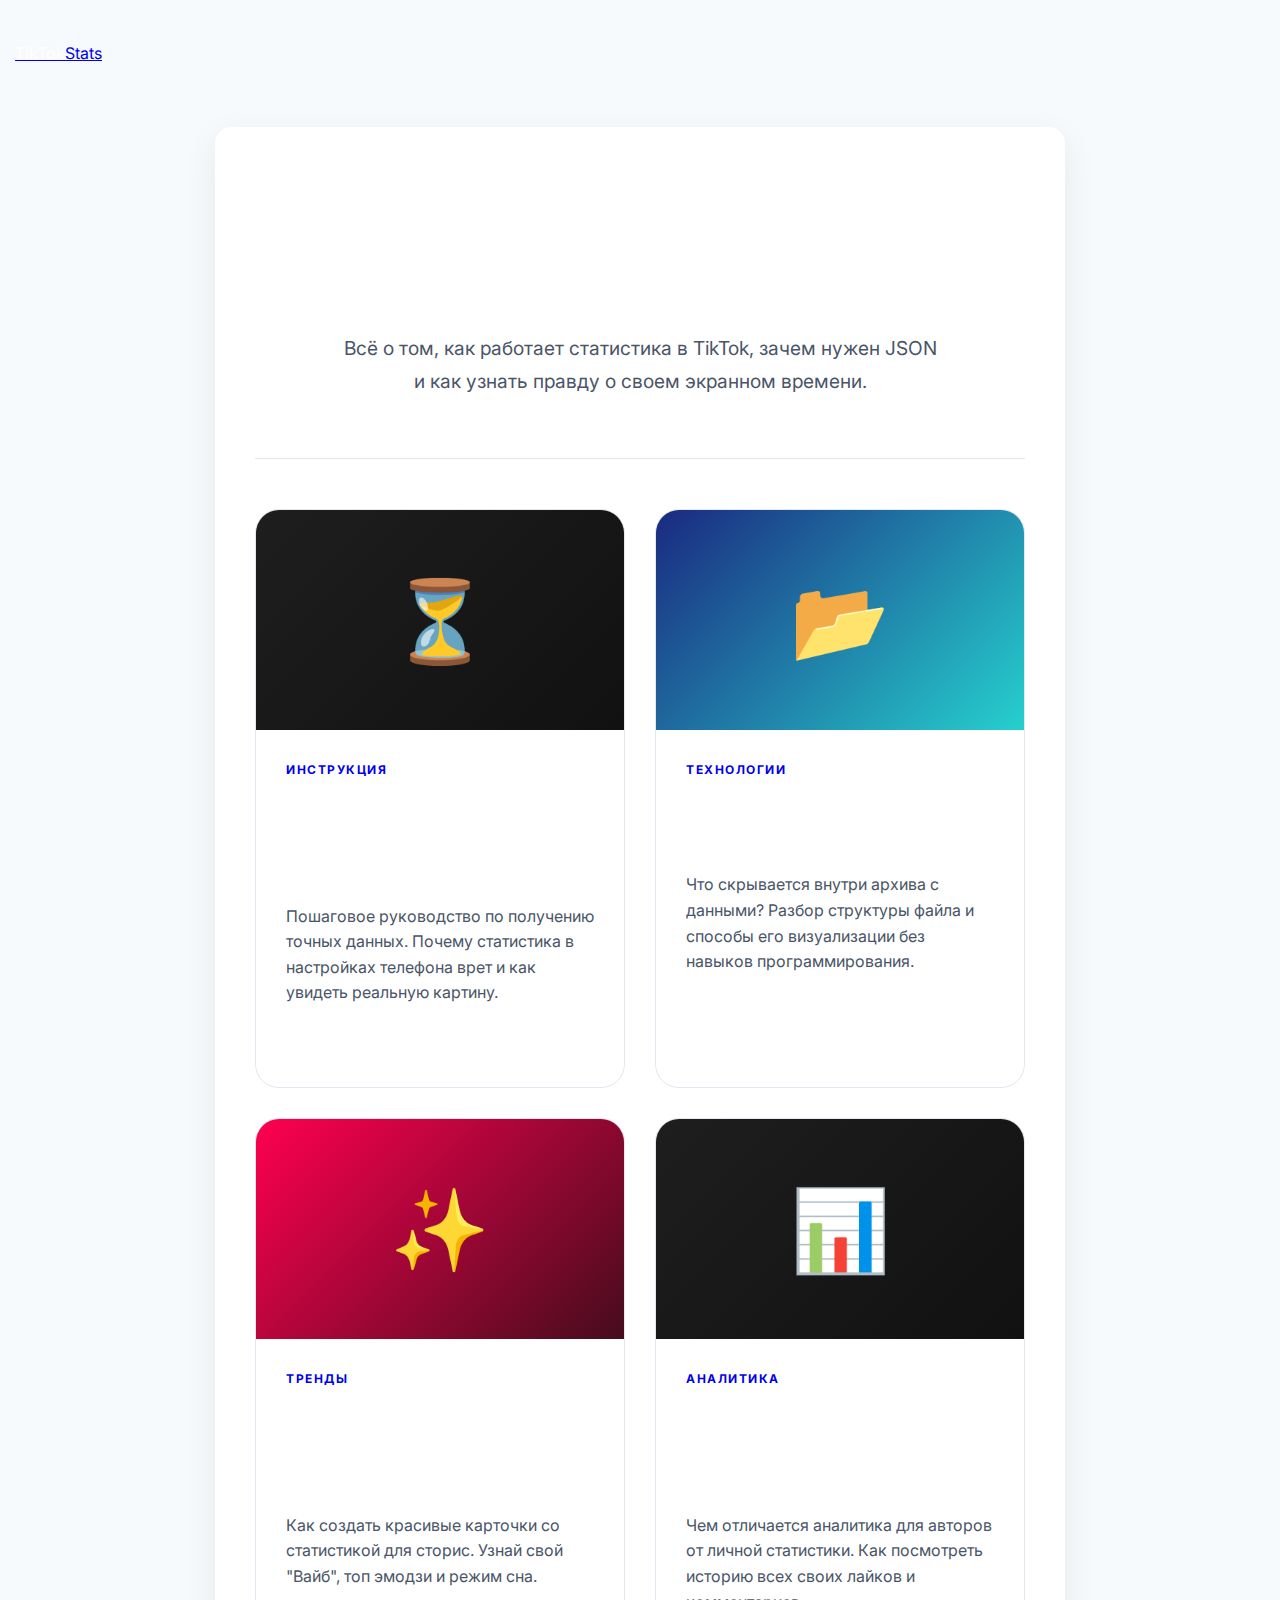
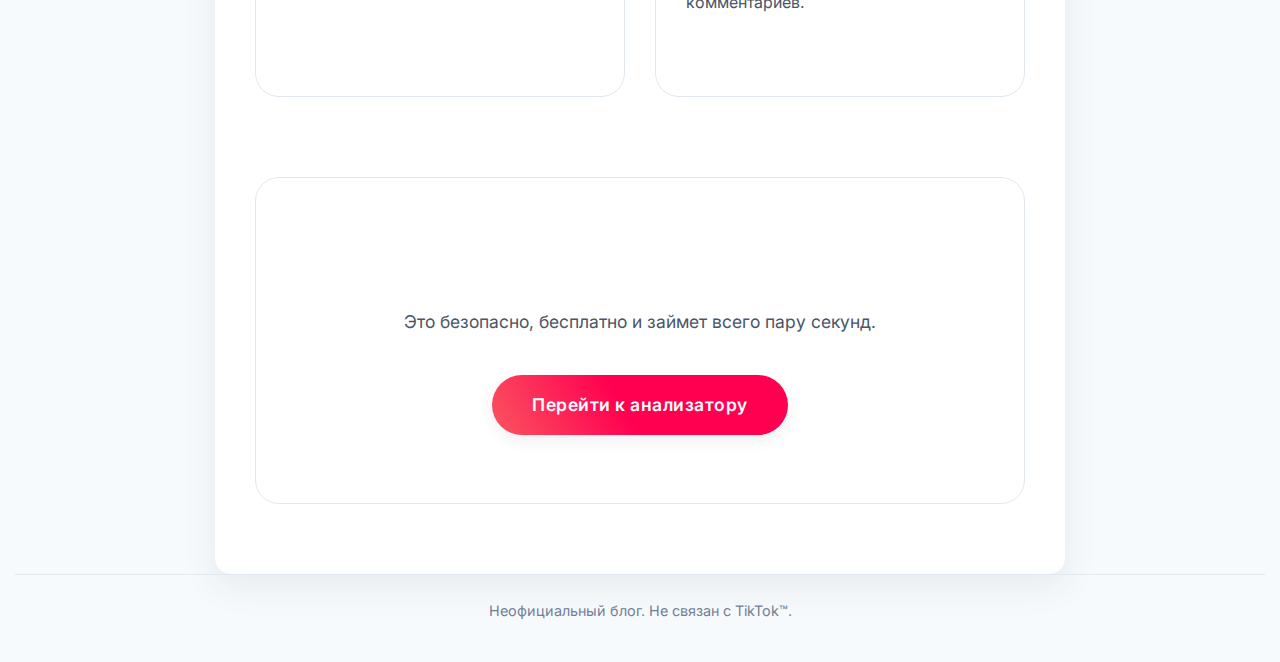
<file: articles/index.html>
<!DOCTYPE html>
<html lang="ru">
  <head>
    <meta charset="UTF-8" />
    <meta name="viewport" content="width=device-width, initial-scale=1.0" />
    <title>Блог о статистике TikTok | Полезные статьи</title>
    <meta
      name="description"
      content="Гайды, инструкции и советы по анализу статистики в TikTok. Узнайте, как скачать данные, открыть JSON и посчитать экранное время."
    />
    <link rel="canonical" href="https://tiktok.viktoor.ru/articles/" />

    <!-- Подключаем основной стиль (шапка, футер, переменные) -->
    <link rel="stylesheet" href="../style.css" />
    <!-- Подключаем стиль блога (сетка статей) -->
    <link rel="stylesheet" href="../article-style.css" />

    <link rel="icon" href="../images/favicon.ico" type="image/x-icon" />
    <link
      rel="stylesheet"
      href="https://cdnjs.cloudflare.com/ajax/libs/font-awesome/6.0.0/css/all.min.css"
    />

    <!-- Yandex.RTB -->
    <script>
      window.yaContextCb = window.yaContextCb || [];
    </script>
    <script src="https://yandex.ru/ads/system/context.js" async></script>

    <!-- Yandex.Metrika counter -->
    <script type="text/javascript">
      (function (m, e, t, r, i, k, a) {
        m[i] =
          m[i] ||
          function () {
            (m[i].a = m[i].a || []).push(arguments);
          };
        m[i].l = 1 * new Date();
        for (var j = 0; j < document.scripts.length; j++) {
          if (document.scripts[j].src === r) {
            return;
          }
        }
        (k = e.createElement(t)),
          (a = e.getElementsByTagName(t)[0]),
          (k.async = 1),
          (k.src = r),
          a.parentNode.insertBefore(k, a);
      })(
        window,
        document,
        "script",
        "https://mc.yandex.ru/metrika/tag.js",
        "ym"
      );

      ym(99841001, "init", {
        clickmap: true,
        accurateTrackBounce: true,
        trackLinks: true,
      });
    </script>
    <noscript
      ><div>
        <img
          src="https://mc.yandex.ru/watch/99841001"
          style="position: absolute; left: -9999px"
          alt=""
        /></div
    ></noscript>
    <!-- /Yandex.Metrika counter -->
  </head>
  <body>
    <!-- Шапка (как на главной) -->
    <nav class="site-nav">
      <a href="/" class="nav-logo">
        <span style="color: white">TikTok</span
        ><span style="color: var(--color-tiktok-cyan)">Stats</span>
      </a>
    </nav>

    <!-- Основной контент -->
    <div class="container" style="margin-top: 60px">
      <!-- Заголовок раздела -->
      <header class="blog-header">
        <h1>База знаний</h1>
        <p class="blog-desc">
          Всё о том, как работает статистика в TikTok, зачем нужен JSON и как
          узнать правду о своем экранном времени.
        </p>
      </header>

      <!-- Сетка статей -->
      <div class="articles-grid">
        <!-- Статья 1: Экранное время -->
        <a href="tiktok-screen-time.html" class="article-card">
          <div class="card-image">⏳</div>
          <div class="card-content">
            <div class="card-tag">Инструкция</div>
            <h2 class="card-title">
              Как узнать, сколько времени я провел в ТикТоке за год?
            </h2>
            <p class="card-excerpt">
              Пошаговое руководство по получению точных данных. Почему
              статистика в настройках телефона врет и как увидеть реальную
              картину.
            </p>
            <div class="read-more">
              Читать статью <i class="fas fa-arrow-right"></i>
            </div>
          </div>
        </a>

        <!-- Статья 2: Техническая (JSON) -->
        <a href="how-to-open-tiktok-json.html" class="article-card">
          <div
            class="card-image"
            style="background: linear-gradient(135deg, #1a2980, #26d0ce)"
          >
            📂
          </div>
          <div class="card-content">
            <div class="card-tag">Технологии</div>
            <h2 class="card-title">
              Чем открыть файл user_data.json из TikTok?
            </h2>
            <p class="card-excerpt">
              Что скрывается внутри архива с данными? Разбор структуры файла и
              способы его визуализации без навыков программирования.
            </p>
            <div class="read-more">
              Читать статью <i class="fas fa-arrow-right"></i>
            </div>
          </div>
        </a>

        <!-- Статья 3: Wrapped (Тренды) -->
        <a href="tiktok-wrapped-2025.html" class="article-card">
          <div
            class="card-image"
            style="background: linear-gradient(135deg, #ff0050, #460c1d)"
          >
            ✨
          </div>
          <div class="card-content">
            <div class="card-tag">Тренды</div>
            <h2 class="card-title">
              TikTok Wrapped 2025: Как сделать свои итоги года
            </h2>
            <p class="card-excerpt">
              Как создать красивые карточки со статистикой для сторис. Узнай
              свой "Вайб", топ эмодзи и режим сна.
            </p>
            <div class="read-more">
              Читать статью <i class="fas fa-arrow-right"></i>
            </div>
          </div>
        </a>

        <!-- Статья 4: Общая статистика -->
        <a href="how-to-see-stats.html" class="article-card">
          <div class="card-image">📊</div>
          <div class="card-content">
            <div class="card-tag">Аналитика</div>
            <h2 class="card-title">
              Полная статистика аккаунта TikTok: Просмотры и Лайки
            </h2>
            <p class="card-excerpt">
              Чем отличается аналитика для авторов от личной статистики. Как
              посмотреть историю всех своих лайков и комментариев.
            </p>
            <div class="read-more">
              Читать статью <i class="fas fa-arrow-right"></i>
            </div>
          </div>
        </a>
      </div>

      <!-- CTA Баннер внизу списка (Призыв вернуться к инструменту) -->
      <div
        style="
          text-align: center;
          padding: 60px 20px;
          background: var(--bg-element);
          border-radius: 24px;
          border: 1px solid var(--border-color);
          margin-bottom: 40px;
        "
      >
        <h2 style="color: white; margin-bottom: 15px; font-size: 2rem">
          Готовы проанализировать свой файл?
        </h2>
        <p
          style="
            color: var(--text-secondary);
            margin-bottom: 30px;
            font-size: 1.1rem;
          "
        >
          Это безопасно, бесплатно и займет всего пару секунд.
        </p>
        <a
          href="/"
          class="modal-button"
          style="
            display: inline-block;
            text-decoration: none;
            padding: 15px 40px;
            font-size: 1.1rem;
            width: auto;
          "
          >Перейти к анализатору</a
        >
      </div>
    </div>

    <!-- Футер -->
    <footer>
      <p>Неофициальный блог. Не связан с TikTok™.</p>
    </footer>
    <!-- Yandex.RTB R-A-18304330-3 -->
    <script>
      window.yaContextCb.push(() => {
        Ya.Context.AdvManager.render({
          blockId: "R-A-18304330-3",
          type: "floorAd",
          platform: "touch",
        });
      });
    </script>
  </body>
</html>
</file>
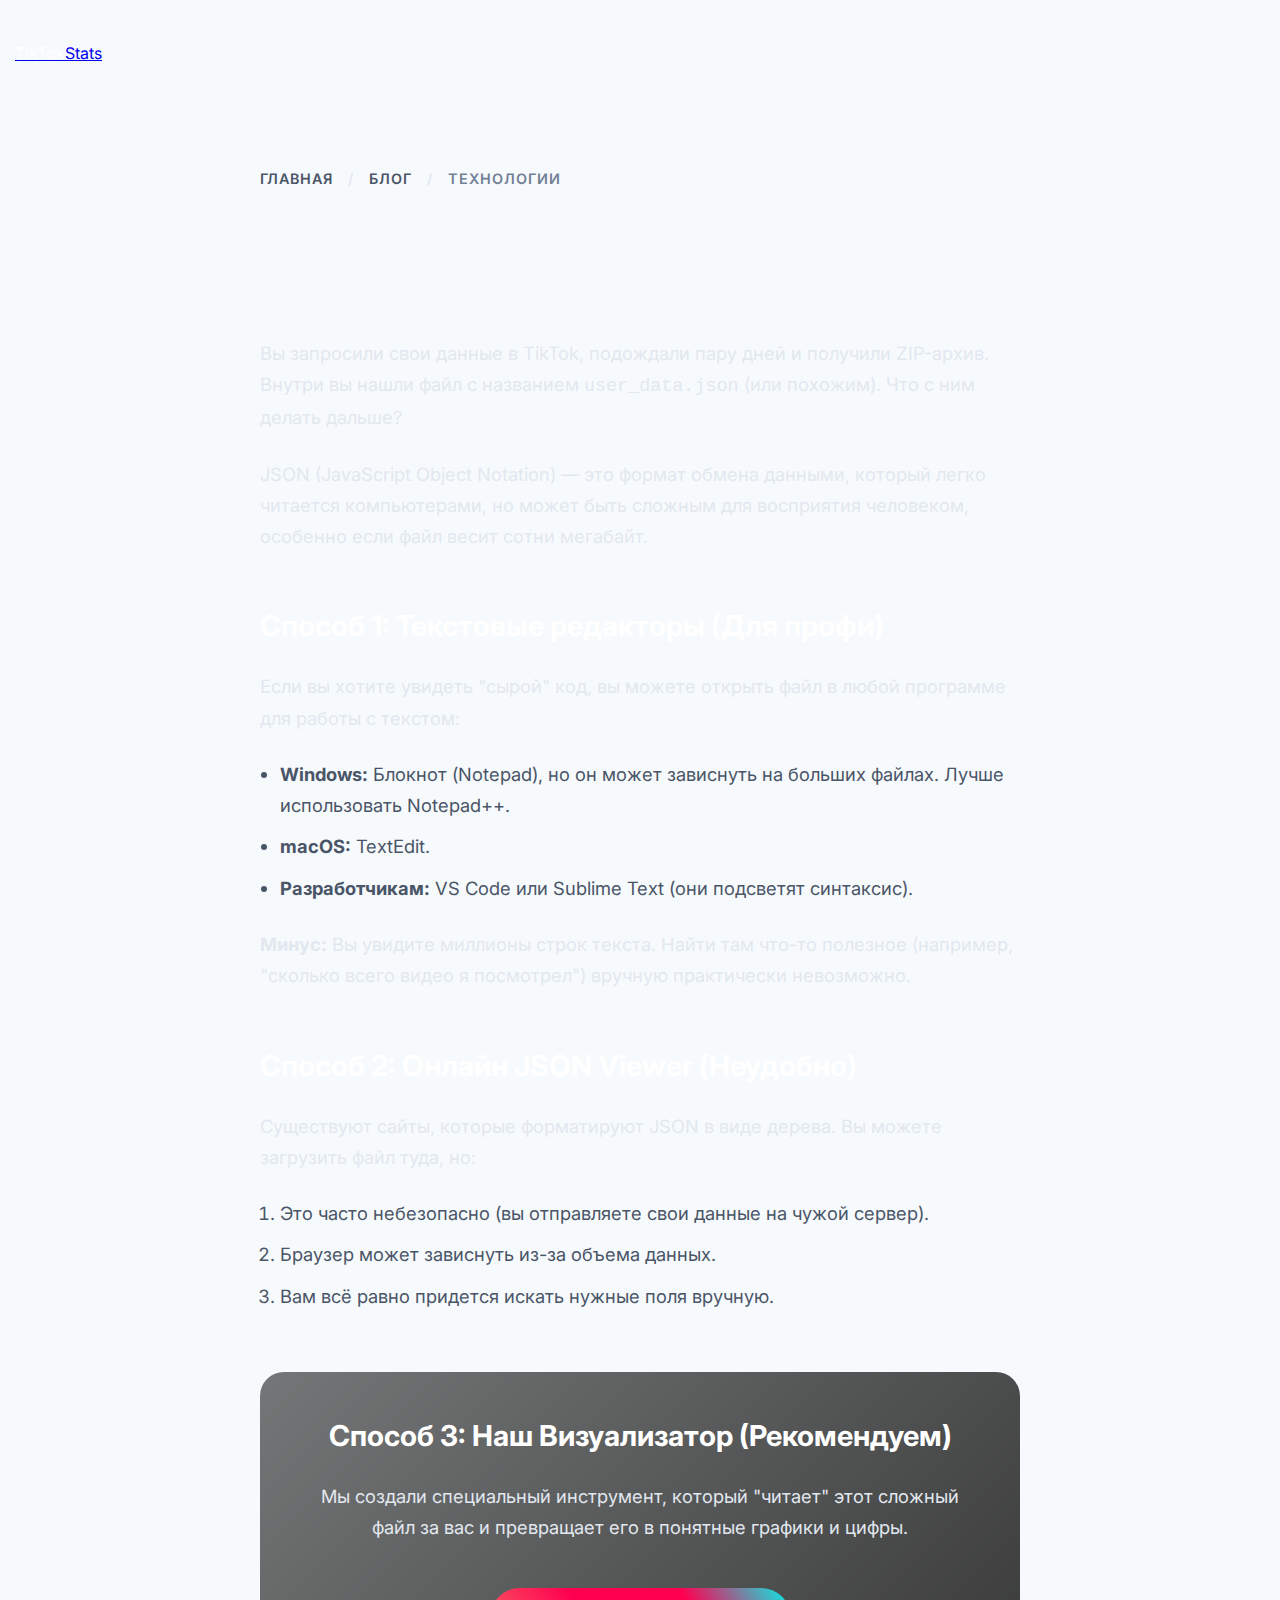
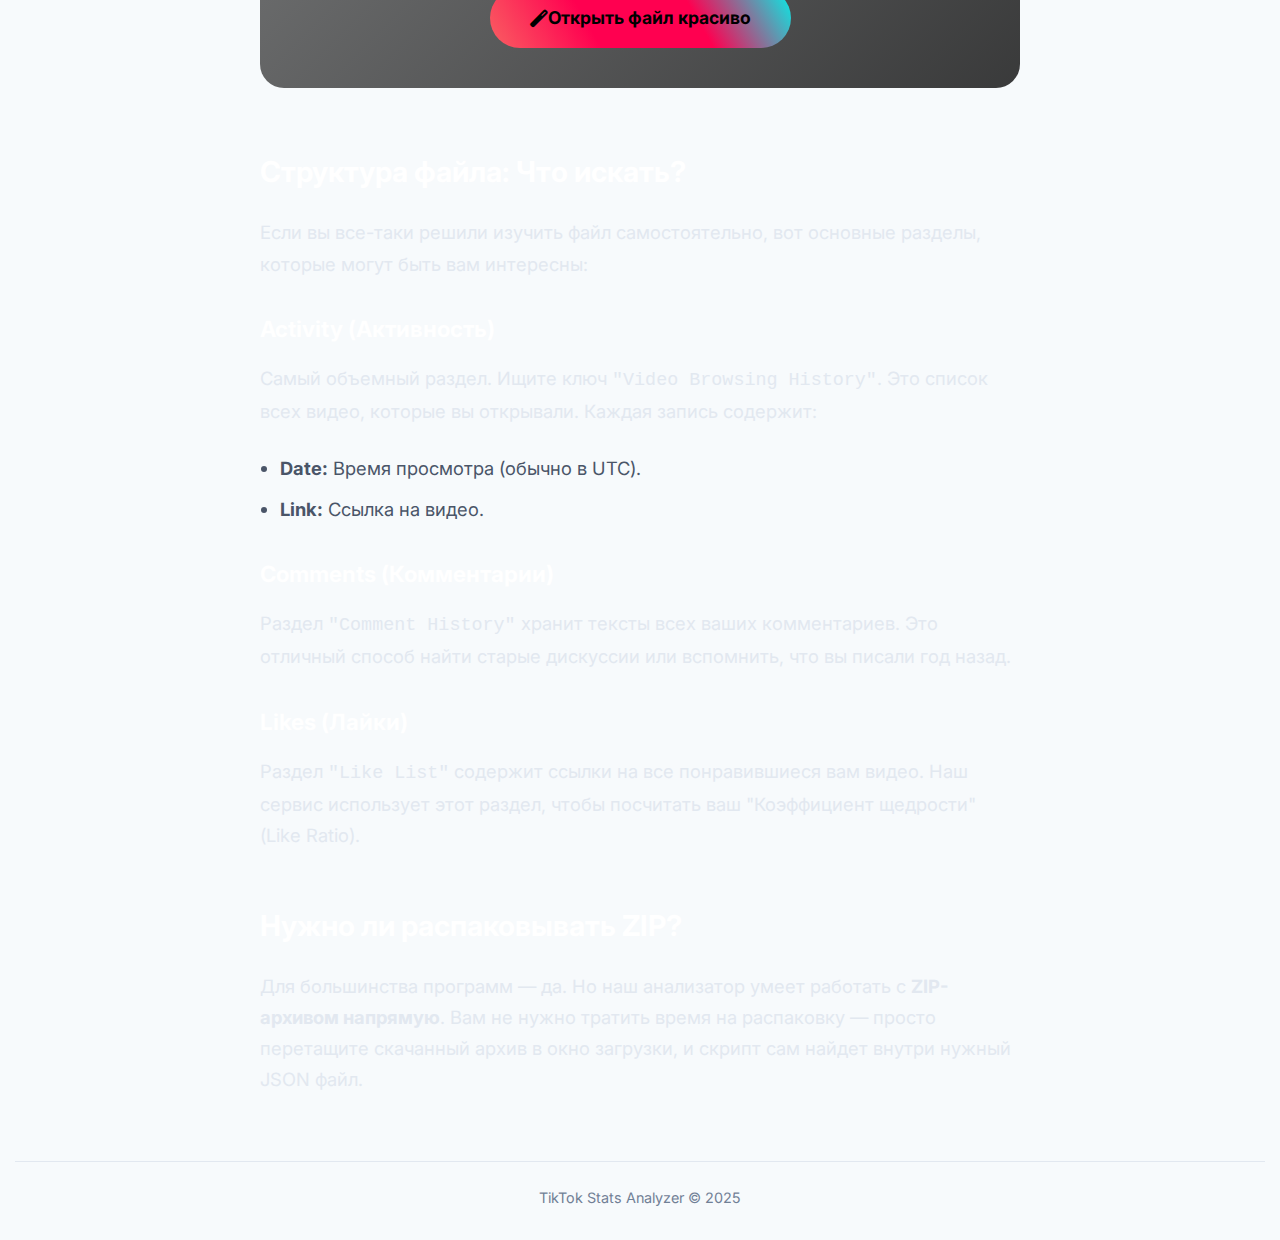
<file: articles/how-to-open-tiktok-json.html>
<!DOCTYPE html>
<html lang="ru">
  <head>
    <meta charset="UTF-8" />
    <meta name="viewport" content="width=device-width, initial-scale=1.0" />
    <title>Как открыть файл user_data.json из TikTok? Инструкция</title>
    <meta
      name="description"
      content="Не знаете, чем открыть JSON файл с данными ТикТок? Обзор структуры архива, программы для просмотра и онлайн-визуализатор статистики."
    />
    <link
      rel="canonical"
      href="https://tiktok.viktoor.ru/articles/how-to-open-tiktok-json.html"
    />

    <link rel="stylesheet" href="../style.css" />
    <link rel="stylesheet" href="../article-style.css" />
    <link rel="icon" href="../images/favicon.ico" type="image/x-icon" />
    <link
      rel="stylesheet"
      href="https://cdnjs.cloudflare.com/ajax/libs/font-awesome/6.0.0/css/all.min.css"
    />

    <!-- Yandex.RTB -->
    <script>
      window.yaContextCb = window.yaContextCb || [];
    </script>
    <script src="https://yandex.ru/ads/system/context.js" async></script>

    <!-- Yandex.Metrika counter -->
    <script type="text/javascript">
      (function (m, e, t, r, i, k, a) {
        m[i] =
          m[i] ||
          function () {
            (m[i].a = m[i].a || []).push(arguments);
          };
        m[i].l = 1 * new Date();
        for (var j = 0; j < document.scripts.length; j++) {
          if (document.scripts[j].src === r) {
            return;
          }
        }
        (k = e.createElement(t)),
          (a = e.getElementsByTagName(t)[0]),
          (k.async = 1),
          (k.src = r),
          a.parentNode.insertBefore(k, a);
      })(
        window,
        document,
        "script",
        "https://mc.yandex.ru/metrika/tag.js",
        "ym"
      );

      ym(99841001, "init", {
        clickmap: true,
        accurateTrackBounce: true,
        trackLinks: true,
      });
    </script>
    <noscript
      ><div>
        <img
          src="https://mc.yandex.ru/watch/99841001"
          style="position: absolute; left: -9999px"
          alt=""
        /></div
    ></noscript>
    <!-- /Yandex.Metrika counter -->
  </head>
  <body>
    <nav class="site-nav">
      <a href="/" class="nav-logo">
        <span style="color: white">TikTok</span
        ><span style="color: var(--color-tiktok-cyan)">Stats</span>
      </a>
    </nav>

    <div class="article-wrapper">
      <div class="breadcrumbs">
        <a href="/">Главная</a> <span>/</span> <a href="index.html">Блог</a>
        <span>/</span> Технологии
      </div>

      <article class="article-content">
        <h1>Чем открыть файл user_data.json из TikTok?</h1>

        <p>
          Вы запросили свои данные в TikTok, подождали пару дней и получили
          ZIP-архив. Внутри вы нашли файл с названием
          <code>user_data.json</code> (или похожим). Что с ним делать дальше?
        </p>

        <!-- Yandex.RTB R-A-18304330-1 -->
        <div id="yandex_rtb_R-A-18304330-1"></div>
        <script>
          window.yaContextCb.push(() => {
            Ya.Context.AdvManager.render({
              blockId: "R-A-18304330-1",
              renderTo: "yandex_rtb_R-A-18304330-1",
            });
          });
        </script>

        <p>
          JSON (JavaScript Object Notation) — это формат обмена данными, который
          легко читается компьютерами, но может быть сложным для восприятия
          человеком, особенно если файл весит сотни мегабайт.
        </p>

        <h2>Способ 1: Текстовые редакторы (Для профи)</h2>
        <p>
          Если вы хотите увидеть "сырой" код, вы можете открыть файл в любой
          программе для работы с текстом:
        </p>
        <ul>
          <li>
            <strong>Windows:</strong> Блокнот (Notepad), но он может зависнуть
            на больших файлах. Лучше использовать Notepad++.
          </li>
          <li><strong>macOS:</strong> TextEdit.</li>
          <li>
            <strong>Разработчикам:</strong> VS Code или Sublime Text (они
            подсветят синтаксис).
          </li>
        </ul>
        <p>
          <strong>Минус:</strong> Вы увидите миллионы строк текста. Найти там
          что-то полезное (например, "сколько всего видео я посмотрел") вручную
          практически невозможно.
        </p>

        <h2>Способ 2: Онлайн JSON Viewer (Неудобно)</h2>
        <p>
          Существуют сайты, которые форматируют JSON в виде дерева. Вы можете
          загрузить файл туда, но:
        </p>
        <ol>
          <li>
            Это часто небезопасно (вы отправляете свои данные на чужой сервер).
          </li>
          <li>Браузер может зависнуть из-за объема данных.</li>
          <li>Вам всё равно придется искать нужные поля вручную.</li>
        </ol>

        <!-- CTA -->
        <div class="cta-box">
          <h2>Способ 3: Наш Визуализатор (Рекомендуем)</h2>
          <p>
            Мы создали специальный инструмент, который "читает" этот сложный
            файл за вас и превращает его в понятные графики и цифры.
          </p>
          <a href="/" class="cta-btn"
            ><i class="fas fa-magic"></i> Открыть файл красиво</a
          >
        </div>

        <h2>Структура файла: Что искать?</h2>
        <p>
          Если вы все-таки решили изучить файл самостоятельно, вот основные
          разделы, которые могут быть вам интересны:
        </p>

        <h3>Activity (Активность)</h3>
        <p>
          Самый объемный раздел. Ищите ключ
          <code>"Video Browsing History"</code>. Это список всех видео, которые
          вы открывали. Каждая запись содержит:
        </p>
        <ul>
          <li><strong>Date:</strong> Время просмотра (обычно в UTC).</li>
          <li><strong>Link:</strong> Ссылка на видео.</li>
        </ul>

        <h3>Comments (Комментарии)</h3>
        <p>
          Раздел <code>"Comment History"</code> хранит тексты всех ваших
          комментариев. Это отличный способ найти старые дискуссии или
          вспомнить, что вы писали год назад.
        </p>

        <h3>Likes (Лайки)</h3>
        <p>
          Раздел <code>"Like List"</code> содержит ссылки на все понравившиеся
          вам видео. Наш сервис использует этот раздел, чтобы посчитать ваш
          "Коэффициент щедрости" (Like Ratio).
        </p>

        <h2>Нужно ли распаковывать ZIP?</h2>
        <p>
          Для большинства программ — да. Но наш анализатор умеет работать с
          <strong>ZIP-архивом напрямую</strong>. Вам не нужно тратить время на
          распаковку — просто перетащите скачанный архив в окно загрузки, и
          скрипт сам найдет внутри нужный JSON файл.
        </p>
      </article>
    </div>

    <footer>
      <p>TikTok Stats Analyzer © 2025</p>
    </footer>
    <!-- Yandex.RTB R-A-18304330-3 -->
    <script>
      window.yaContextCb.push(() => {
        Ya.Context.AdvManager.render({
          blockId: "R-A-18304330-3",
          type: "floorAd",
          platform: "touch",
        });
      });
    </script>
  </body>
</html>
</file>
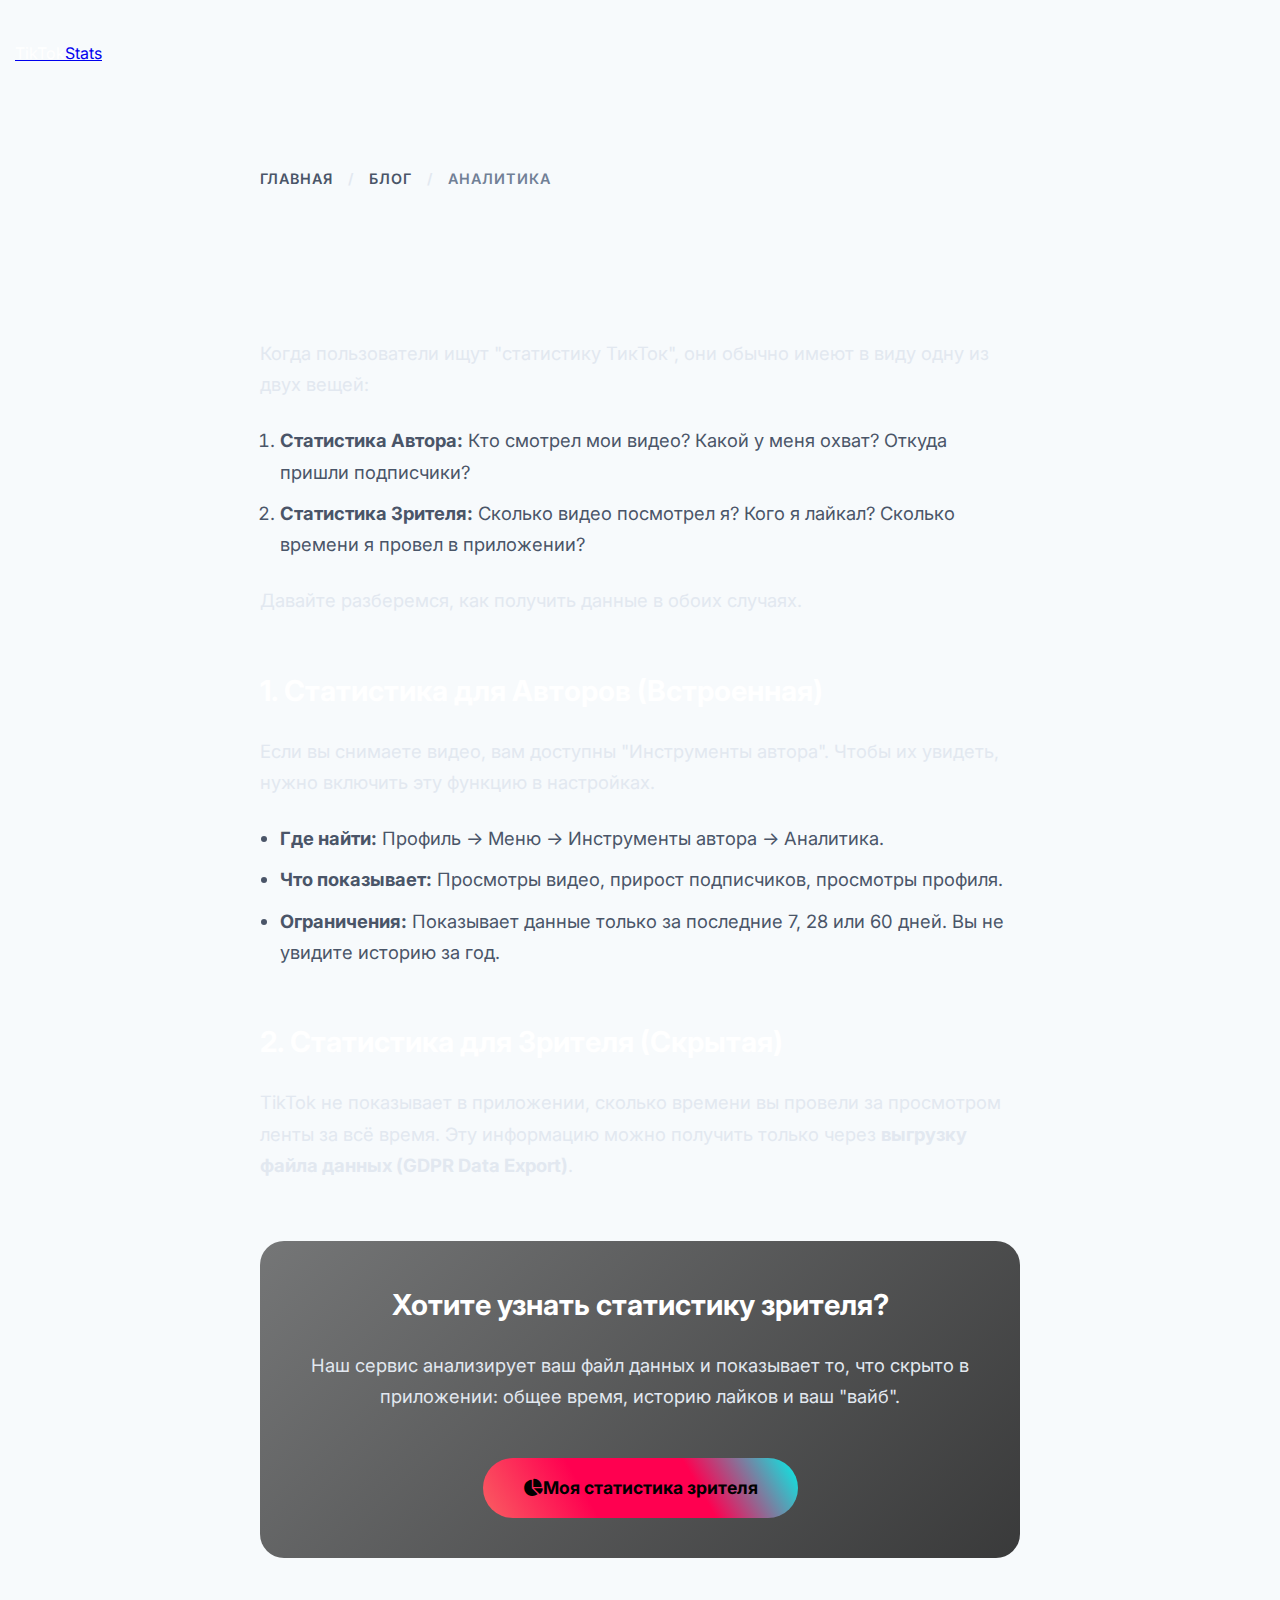
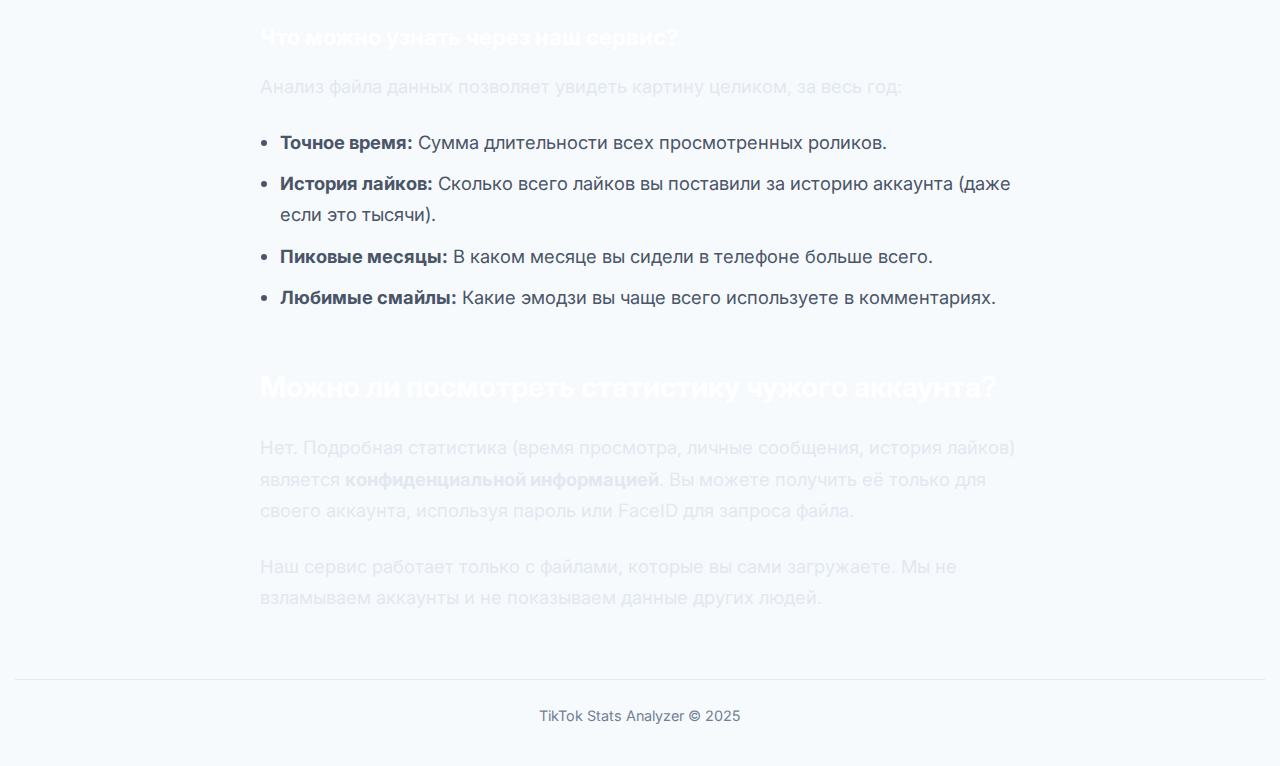
<file: articles/how-to-see-stats.html>
<!DOCTYPE html>
<html lang="ru">
  <head>
    <meta charset="UTF-8" />
    <meta name="viewport" content="width=device-width, initial-scale=1.0" />
    <title>Статистика TikTok аккаунта: Как посмотреть просмотры и лайки</title>
    <meta
      name="description"
      content="Гайд по статистике в ТикТок. Как включить аналитику для авторов и как узнать личную статистику просмотров чужих видео (для зрителей)."
    />
    <link
      rel="canonical"
      href="https://tiktok.viktoor.ru/articles/how-to-see-stats.html"
    />

    <link rel="stylesheet" href="../style.css" />
    <link rel="stylesheet" href="../article-style.css" />
    <link rel="icon" href="../images/favicon.ico" type="image/x-icon" />
    <link
      rel="stylesheet"
      href="https://cdnjs.cloudflare.com/ajax/libs/font-awesome/6.0.0/css/all.min.css"
    />

    <!-- Yandex.Metrika counter -->
    <script type="text/javascript">
      (function (m, e, t, r, i, k, a) {
        m[i] =
          m[i] ||
          function () {
            (m[i].a = m[i].a || []).push(arguments);
          };
        m[i].l = 1 * new Date();
        for (var j = 0; j < document.scripts.length; j++) {
          if (document.scripts[j].src === r) {
            return;
          }
        }
        (k = e.createElement(t)),
          (a = e.getElementsByTagName(t)[0]),
          (k.async = 1),
          (k.src = r),
          a.parentNode.insertBefore(k, a);
      })(
        window,
        document,
        "script",
        "https://mc.yandex.ru/metrika/tag.js",
        "ym"
      );

      ym(99841001, "init", {
        clickmap: true,
        accurateTrackBounce: true,
        trackLinks: true,
      });
    </script>
    <noscript
      ><div>
        <img
          src="https://mc.yandex.ru/watch/99841001"
          style="position: absolute; left: -9999px"
          alt=""
        /></div
    ></noscript>
    <!-- /Yandex.Metrika counter -->
  </head>
  <body>
    <nav class="site-nav">
      <a href="/" class="nav-logo">
        <span style="color: white">TikTok</span
        ><span style="color: var(--color-tiktok-cyan)">Stats</span>
      </a>
    </nav>

    <div class="article-wrapper">
      <div class="breadcrumbs">
        <a href="/">Главная</a> <span>/</span> <a href="index.html">Блог</a>
        <span>/</span> Аналитика
      </div>

      <article class="article-content">
        <h1>Как посмотреть полную статистику аккаунта в TikTok?</h1>

        <p>
          Когда пользователи ищут "статистику ТикТок", они обычно имеют в виду
          одну из двух вещей:
        </p>
        <ol>
          <li>
            <strong>Статистика Автора:</strong> Кто смотрел мои видео? Какой у
            меня охват? Откуда пришли подписчики?
          </li>
          <li>
            <strong>Статистика Зрителя:</strong> Сколько видео посмотрел я? Кого
            я лайкал? Сколько времени я провел в приложении?
          </li>
        </ol>

        <p>Давайте разберемся, как получить данные в обоих случаях.</p>

        <h2>1. Статистика для Авторов (Встроенная)</h2>
        <p>
          Если вы снимаете видео, вам доступны "Инструменты автора". Чтобы их
          увидеть, нужно включить эту функцию в настройках.
        </p>

        <ul>
          <li>
            <strong>Где найти:</strong> Профиль → Меню → Инструменты автора →
            Аналитика.
          </li>
          <li>
            <strong>Что показывает:</strong> Просмотры видео, прирост
            подписчиков, просмотры профиля.
          </li>
          <li>
            <strong>Ограничения:</strong> Показывает данные только за последние
            7, 28 или 60 дней. Вы не увидите историю за год.
          </li>
        </ul>

        <h2>2. Статистика для Зрителя (Скрытая)</h2>
        <p>
          TikTok не показывает в приложении, сколько времени вы провели за
          просмотром ленты за всё время. Эту информацию можно получить только
          через <strong>выгрузку файла данных (GDPR Data Export)</strong>.
        </p>

        <!-- CTA -->
        <div class="cta-box">
          <h2>Хотите узнать статистику зрителя?</h2>
          <p>
            Наш сервис анализирует ваш файл данных и показывает то, что скрыто в
            приложении: общее время, историю лайков и ваш "вайб".
          </p>
          <a href="/" class="cta-btn"
            ><i class="fas fa-chart-pie"></i> Моя статистика зрителя</a
          >
        </div>

        <h3>Что можно узнать через наш сервис?</h3>
        <p>
          Анализ файла данных позволяет увидеть картину целиком, за весь год:
        </p>
        <ul>
          <li>
            <strong>Точное время:</strong> Сумма длительности всех просмотренных
            роликов.
          </li>
          <li>
            <strong>История лайков:</strong> Сколько всего лайков вы поставили
            за историю аккаунта (даже если это тысячи).
          </li>
          <li>
            <strong>Пиковые месяцы:</strong> В каком месяце вы сидели в телефоне
            больше всего.
          </li>
          <li>
            <strong>Любимые смайлы:</strong> Какие эмодзи вы чаще всего
            используете в комментариях.
          </li>
        </ul>

        <h2>Можно ли посмотреть статистику чужого аккаунта?</h2>
        <p>
          Нет. Подробная статистика (время просмотра, личные сообщения, история
          лайков) является <strong>конфиденциальной информацией</strong>. Вы
          можете получить её только для своего аккаунта, используя пароль или
          FaceID для запроса файла.
        </p>
        <p>
          Наш сервис работает только с файлами, которые вы сами загружаете. Мы
          не взламываем аккаунты и не показываем данные других людей.
        </p>
      </article>
    </div>

    <footer>
      <p>TikTok Stats Analyzer © 2025</p>
    </footer>
  </body>
</html>
</file>
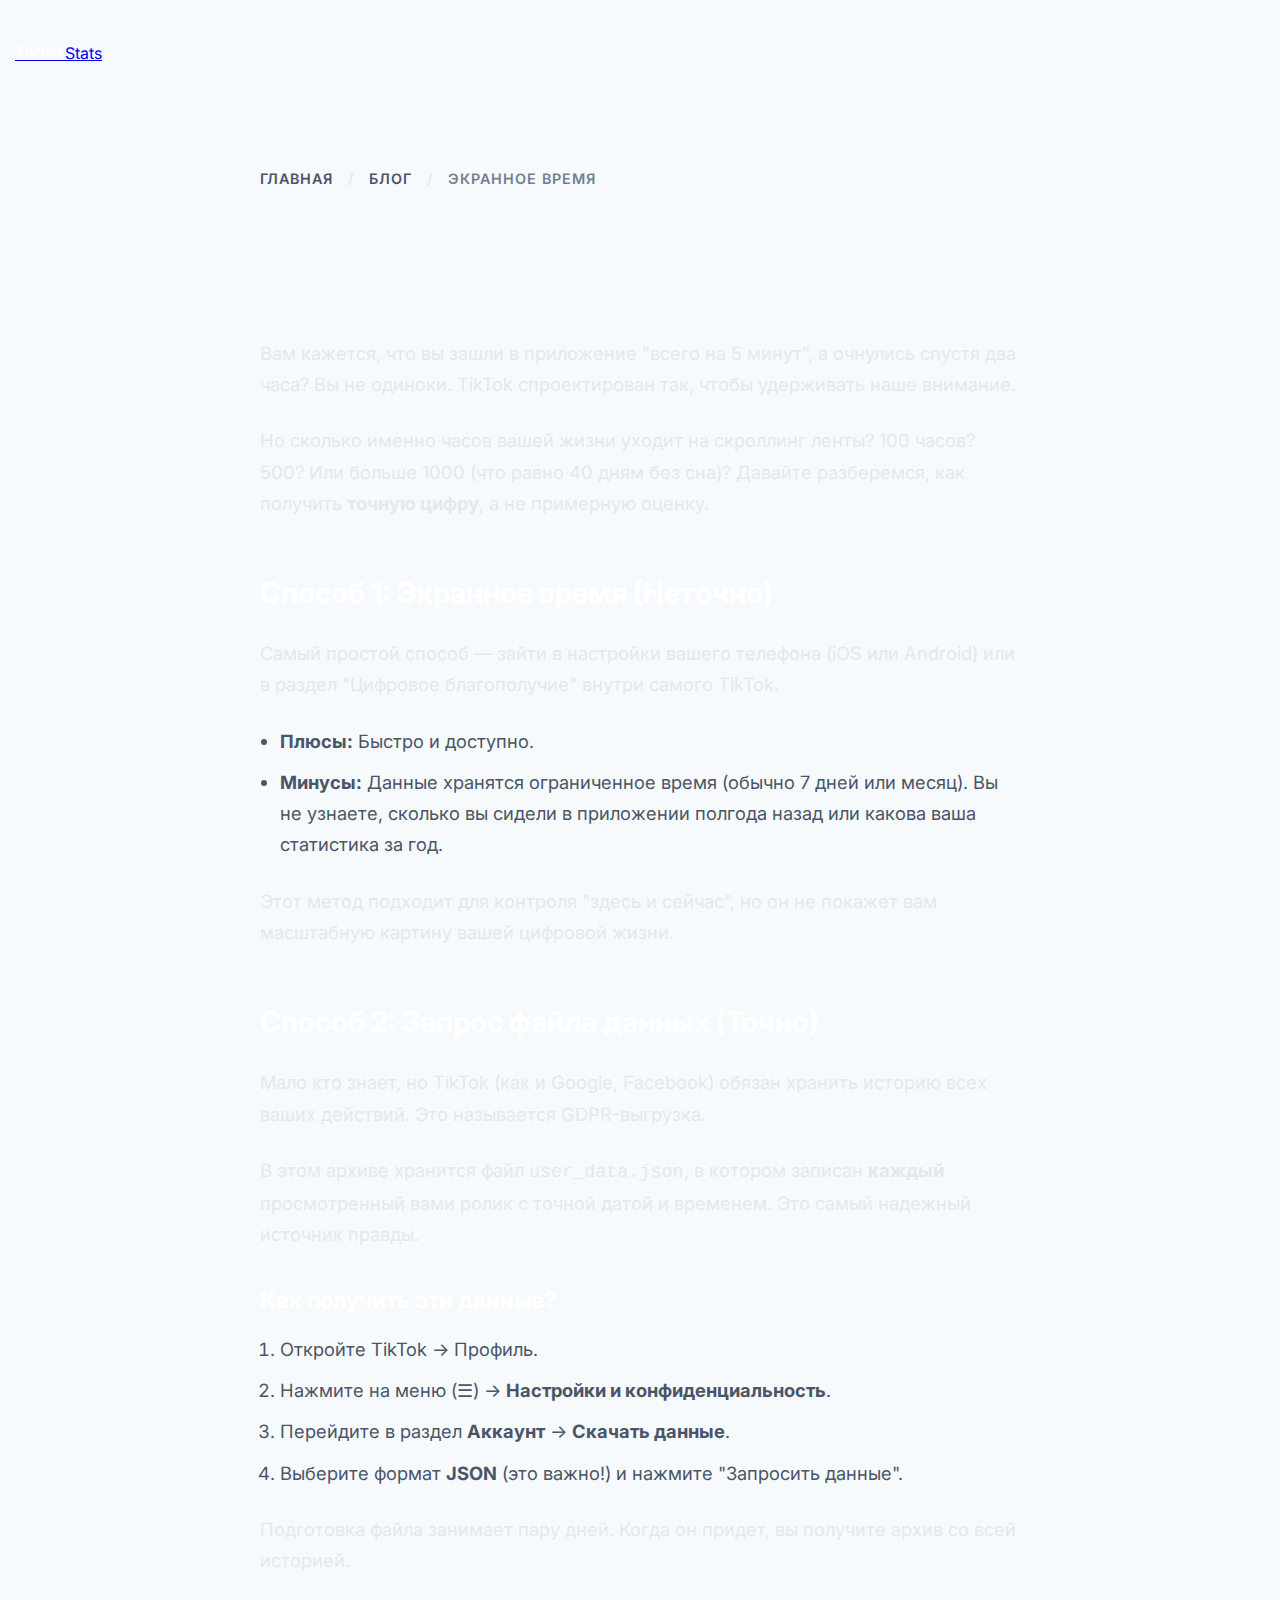
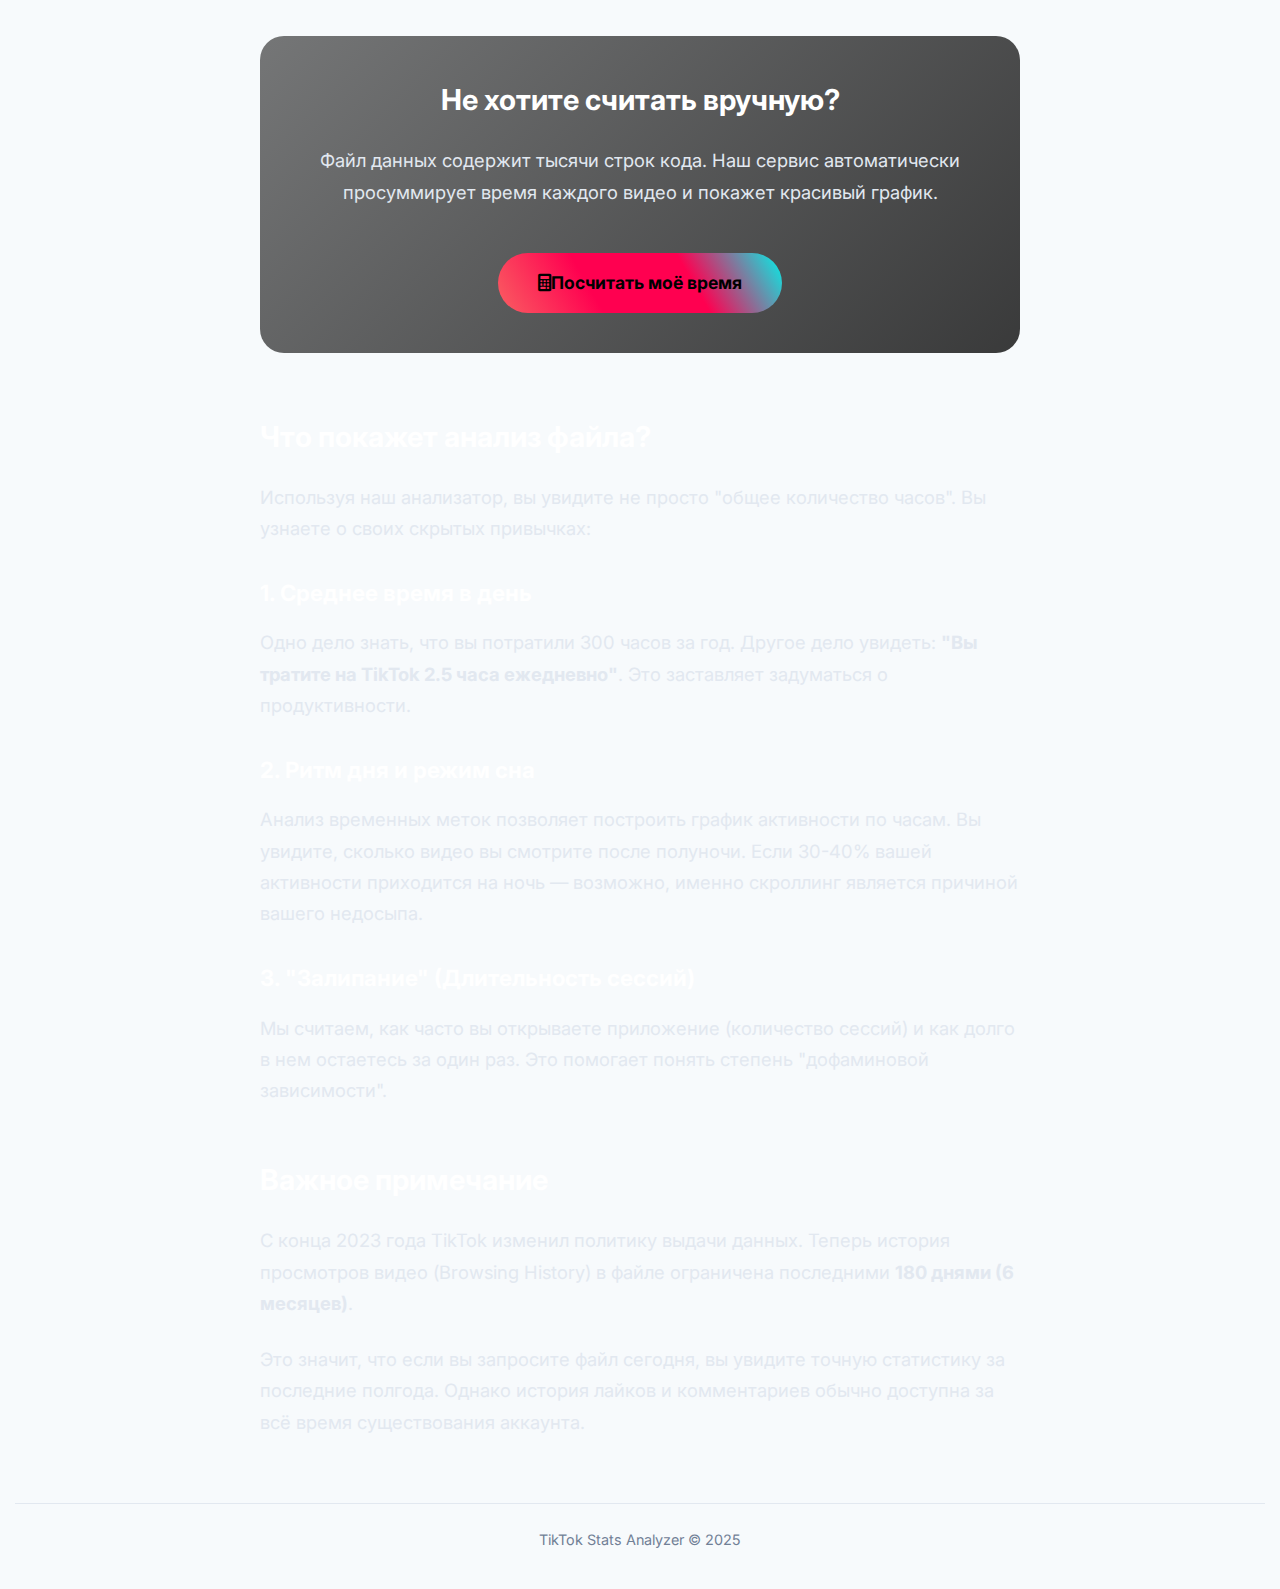
<file: articles/tiktok-screen-time.html>
<!DOCTYPE html>
<html lang="ru">
  <head>
    <meta charset="UTF-8" />
    <meta name="viewport" content="width=device-width, initial-scale=1.0" />
    <title>Сколько я сижу в ТикТоке? Как узнать точное время за год</title>
    <meta
      name="description"
      content="Инструкция: как посмотреть общее время, проведенное в TikTok. Почему экранное время в настройках врет и как получить точную статистику через выгрузку данных."
    />
    <link
      rel="canonical"
      href="https://tiktok.viktoor.ru/articles/tiktok-screen-time.html"
    />

    <link rel="stylesheet" href="../style.css" />
    <link rel="stylesheet" href="../article-style.css" />
    <link rel="icon" href="../images/favicon.ico" type="image/x-icon" />
    <link
      rel="stylesheet"
      href="https://cdnjs.cloudflare.com/ajax/libs/font-awesome/6.0.0/css/all.min.css"
    />

    <!-- Yandex.RTB -->
    <script>
      window.yaContextCb = window.yaContextCb || [];
    </script>
    <script src="https://yandex.ru/ads/system/context.js" async></script>

    <!-- Yandex.Metrika counter -->
    <script type="text/javascript">
      (function (m, e, t, r, i, k, a) {
        m[i] =
          m[i] ||
          function () {
            (m[i].a = m[i].a || []).push(arguments);
          };
        m[i].l = 1 * new Date();
        for (var j = 0; j < document.scripts.length; j++) {
          if (document.scripts[j].src === r) {
            return;
          }
        }
        (k = e.createElement(t)),
          (a = e.getElementsByTagName(t)[0]),
          (k.async = 1),
          (k.src = r),
          a.parentNode.insertBefore(k, a);
      })(
        window,
        document,
        "script",
        "https://mc.yandex.ru/metrika/tag.js",
        "ym"
      );

      ym(99841001, "init", {
        clickmap: true,
        accurateTrackBounce: true,
        trackLinks: true,
      });
    </script>
    <noscript
      ><div>
        <img
          src="https://mc.yandex.ru/watch/99841001"
          style="position: absolute; left: -9999px"
          alt=""
        /></div
    ></noscript>
    <!-- /Yandex.Metrika counter -->
  </head>
  <body>
    <!-- Шапка -->
    <nav class="site-nav">
      <a href="/" class="nav-logo">
        <span style="color: white">TikTok</span
        ><span style="color: var(--color-tiktok-cyan)">Stats</span>
      </a>
    </nav>

    <div class="article-wrapper">
      <!-- Хлебные крошки -->
      <div class="breadcrumbs">
        <a href="/">Главная</a> <span>/</span> <a href="index.html">Блог</a>
        <span>/</span> Экранное время
      </div>

      <article class="article-content">
        <h1>Как узнать, сколько времени я провел в ТикТоке за год?</h1>

        <p>
          Вам кажется, что вы зашли в приложение "всего на 5 минут", а очнулись
          спустя два часа? Вы не одиноки. TikTok спроектирован так, чтобы
          удерживать наше внимание.
        </p>

        <!-- Yandex.RTB R-A-18304330-1 -->
        <div id="yandex_rtb_R-A-18304330-1"></div>
        <script>
          window.yaContextCb.push(() => {
            Ya.Context.AdvManager.render({
              blockId: "R-A-18304330-1",
              renderTo: "yandex_rtb_R-A-18304330-1",
            });
          });
        </script>

        <p>
          Но сколько именно часов вашей жизни уходит на скроллинг ленты? 100
          часов? 500? Или больше 1000 (что равно 40 дням без сна)? Давайте
          разберемся, как получить <strong>точную цифру</strong>, а не примерную
          оценку.
        </p>

        <h2>Способ 1: Экранное время (Неточно)</h2>
        <p>
          Самый простой способ — зайти в настройки вашего телефона (iOS или
          Android) или в раздел "Цифровое благополучие" внутри самого TikTok.
        </p>

        <ul>
          <li><strong>Плюсы:</strong> Быстро и доступно.</li>
          <li>
            <strong>Минусы:</strong> Данные хранятся ограниченное время (обычно
            7 дней или месяц). Вы не узнаете, сколько вы сидели в приложении
            полгода назад или какова ваша статистика за год.
          </li>
        </ul>

        <p>
          Этот метод подходит для контроля "здесь и сейчас", но он не покажет
          вам масштабную картину вашей цифровой жизни.
        </p>

        <h2>Способ 2: Запрос файла данных (Точно)</h2>
        <p>
          Мало кто знает, но TikTok (как и Google, Facebook) обязан хранить
          историю всех ваших действий. Это называется GDPR-выгрузка.
        </p>

        <p>
          В этом архиве хранится файл <code>user_data.json</code>, в котором
          записан <strong>каждый</strong> просмотренный вами ролик с точной
          датой и временем. Это самый надежный источник правды.
        </p>

        <h3>Как получить эти данные?</h3>
        <ol>
          <li>Откройте TikTok → Профиль.</li>
          <li>
            Нажмите на меню (☰) →
            <strong>Настройки и конфиденциальность</strong>.
          </li>
          <li>
            Перейдите в раздел <strong>Аккаунт</strong> →
            <strong>Скачать данные</strong>.
          </li>
          <li>
            Выберите формат <strong>JSON</strong> (это важно!) и нажмите
            "Запросить данные".
          </li>
        </ol>

        <p>
          Подготовка файла занимает пару дней. Когда он придет, вы получите
          архив со всей историей.
        </p>

        <!-- ВСТАВКА: РЕКЛАМА ИНСТРУМЕНТА -->
        <div class="cta-box">
          <h2>Не хотите считать вручную?</h2>
          <p>
            Файл данных содержит тысячи строк кода. Наш сервис автоматически
            просуммирует время каждого видео и покажет красивый график.
          </p>
          <a href="/" class="cta-btn"
            ><i class="fas fa-calculator"></i> Посчитать моё время</a
          >
        </div>

        <h2>Что покажет анализ файла?</h2>
        <p>
          Используя наш анализатор, вы увидите не просто "общее количество
          часов". Вы узнаете о своих скрытых привычках:
        </p>

        <h3>1. Среднее время в день</h3>
        <p>
          Одно дело знать, что вы потратили 300 часов за год. Другое дело
          увидеть: <strong>"Вы тратите на TikTok 2.5 часа ежедневно"</strong>.
          Это заставляет задуматься о продуктивности.
        </p>

        <h3>2. Ритм дня и режим сна</h3>
        <p>
          Анализ временных меток позволяет построить график активности по часам.
          Вы увидите, сколько видео вы смотрите после полуночи. Если 30-40%
          вашей активности приходится на ночь — возможно, именно скроллинг
          является причиной вашего недосыпа.
        </p>

        <h3>3. "Залипание" (Длительность сессий)</h3>
        <p>
          Мы считаем, как часто вы открываете приложение (количество сессий) и
          как долго в нем остаетесь за один раз. Это помогает понять степень
          "дофаминовой зависимости".
        </p>

        <h2>Важное примечание</h2>
        <p>
          С конца 2023 года TikTok изменил политику выдачи данных. Теперь
          история просмотров видео (Browsing History) в файле ограничена
          последними <strong>180 днями (6 месяцев)</strong>.
        </p>
        <p>
          Это значит, что если вы запросите файл сегодня, вы увидите точную
          статистику за последние полгода. Однако история лайков и комментариев
          обычно доступна за всё время существования аккаунта.
        </p>
      </article>
    </div>

    <!-- Футер -->
    <footer>
      <p>TikTok Stats Analyzer © 2025</p>
    </footer>
    <!-- Yandex.RTB R-A-18304330-3 -->
    <script>
      window.yaContextCb.push(() => {
        Ya.Context.AdvManager.render({
          blockId: "R-A-18304330-3",
          type: "floorAd",
          platform: "touch",
        });
      });
    </script>
  </body>
</html>
</file>
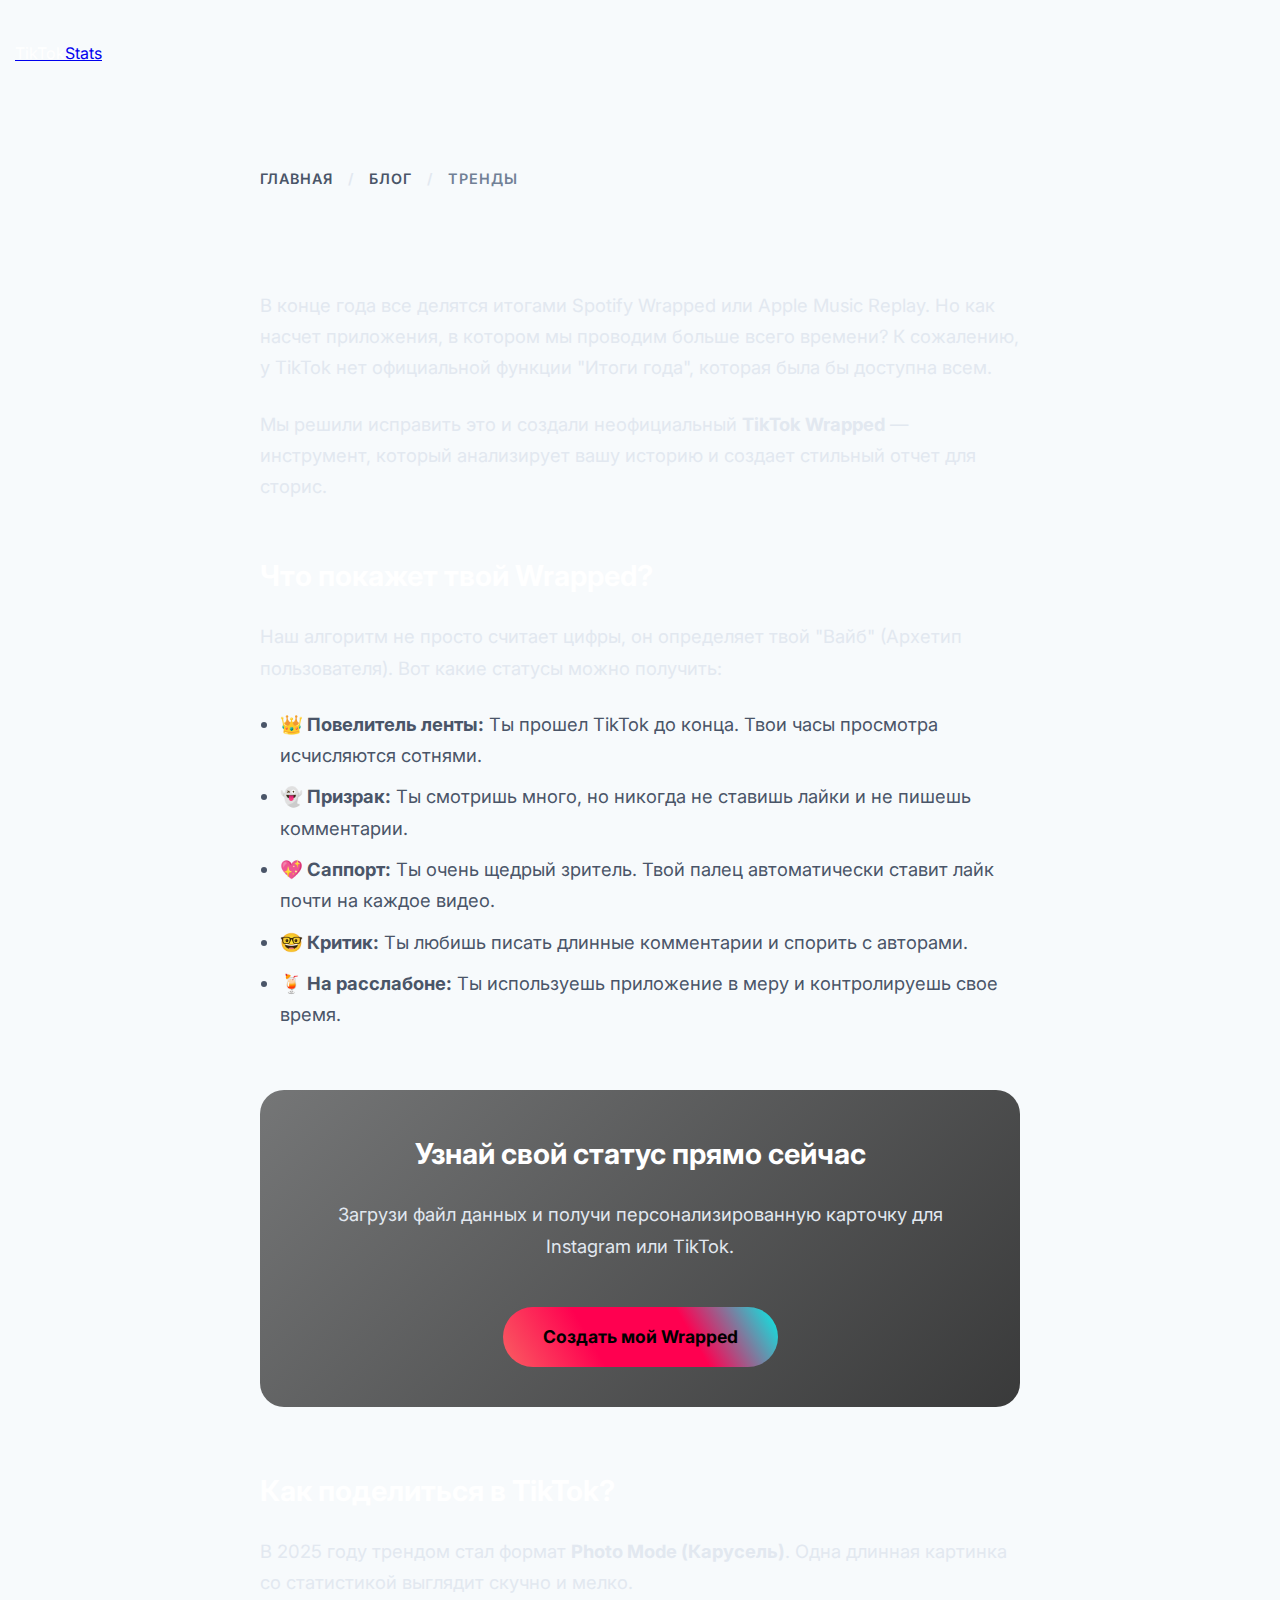
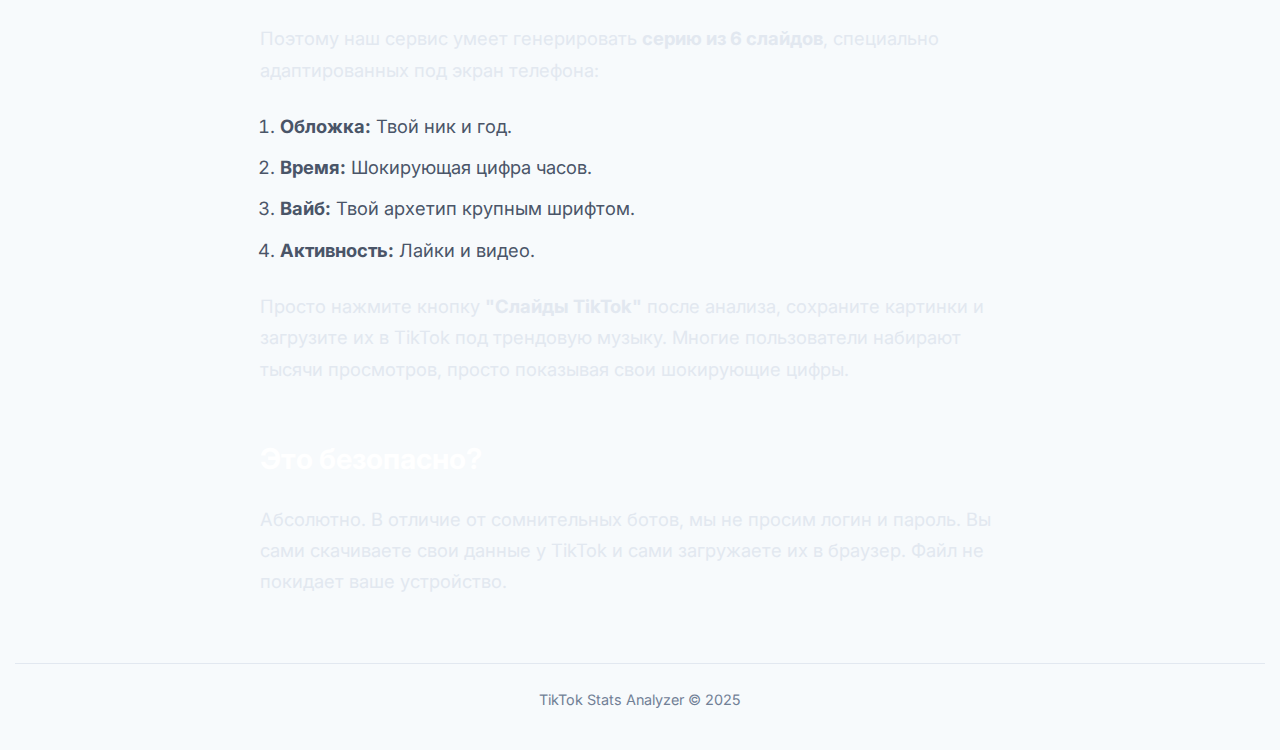
<file: articles/tiktok-wrapped-2025.html>
<!DOCTYPE html>
<html lang="ru">
  <head>
    <meta charset="UTF-8" />
    <meta name="viewport" content="width=device-width, initial-scale=1.0" />
    <title>TikTok Wrapped 2025: Как сделать свои итоги года?</title>
    <meta
      name="description"
      content="Узнай свои итоги года в TikTok! Создай красивую карточку со статистикой: время просмотра, количество лайков и твой личный 'Вайб' (Архетип). Бесплатно."
    />
    <link
      rel="canonical"
      href="https://tiktok.viktoor.ru/articles/tiktok-wrapped-2025.html"
    />

    <link rel="stylesheet" href="../style.css" />
    <link rel="stylesheet" href="../article-style.css" />
    <link rel="icon" href="../images/favicon.ico" type="image/x-icon" />
    <link
      rel="stylesheet"
      href="https://cdnjs.cloudflare.com/ajax/libs/font-awesome/6.0.0/css/all.min.css"
    />

    <!-- Yandex.Metrika counter -->
    <script type="text/javascript">
      (function (m, e, t, r, i, k, a) {
        m[i] =
          m[i] ||
          function () {
            (m[i].a = m[i].a || []).push(arguments);
          };
        m[i].l = 1 * new Date();
        for (var j = 0; j < document.scripts.length; j++) {
          if (document.scripts[j].src === r) {
            return;
          }
        }
        (k = e.createElement(t)),
          (a = e.getElementsByTagName(t)[0]),
          (k.async = 1),
          (k.src = r),
          a.parentNode.insertBefore(k, a);
      })(
        window,
        document,
        "script",
        "https://mc.yandex.ru/metrika/tag.js",
        "ym"
      );

      ym(99841001, "init", {
        clickmap: true,
        accurateTrackBounce: true,
        trackLinks: true,
      });
    </script>
    <noscript
      ><div>
        <img
          src="https://mc.yandex.ru/watch/99841001"
          style="position: absolute; left: -9999px"
          alt=""
        /></div
    ></noscript>
    <!-- /Yandex.Metrika counter -->
  </head>
  <body>
    <nav class="site-nav">
      <a href="../index.html" class="nav-logo">
        <span style="color: white">TikTok</span
        ><span style="color: var(--color-tiktok-cyan)">Stats</span>
      </a>
    </nav>

    <div class="article-wrapper">
      <div class="breadcrumbs">
        <a href="../index.html">Главная</a> <span>/</span>
        <a href="index.html">Блог</a> <span>/</span> Тренды
      </div>

      <article class="article-content">
        <h1>TikTok Wrapped 2025: Твои итоги года</h1>

        <p>
          В конце года все делятся итогами Spotify Wrapped или Apple Music
          Replay. Но как насчет приложения, в котором мы проводим больше всего
          времени? К сожалению, у TikTok нет официальной функции "Итоги года",
          которая была бы доступна всем.
        </p>

        <p>
          Мы решили исправить это и создали неофициальный
          <strong>TikTok Wrapped</strong> — инструмент, который анализирует вашу
          историю и создает стильный отчет для сторис.
        </p>

        <h2>Что покажет твой Wrapped?</h2>
        <p>
          Наш алгоритм не просто считает цифры, он определяет твой "Вайб"
          (Архетип пользователя). Вот какие статусы можно получить:
        </p>

        <ul>
          <li>
            <strong>👑 Повелитель ленты:</strong> Ты прошел TikTok до конца.
            Твои часы просмотра исчисляются сотнями.
          </li>
          <li>
            <strong>👻 Призрак:</strong> Ты смотришь много, но никогда не
            ставишь лайки и не пишешь комментарии.
          </li>
          <li>
            <strong>💖 Саппорт:</strong> Ты очень щедрый зритель. Твой палец
            автоматически ставит лайк почти на каждое видео.
          </li>
          <li>
            <strong>🤓 Критик:</strong> Ты любишь писать длинные комментарии и
            спорить с авторами.
          </li>
          <li>
            <strong>🍹 На расслабоне:</strong> Ты используешь приложение в меру
            и контролируешь свое время.
          </li>
        </ul>

        <!-- CTA -->
        <div class="cta-box">
          <h2>Узнай свой статус прямо сейчас</h2>
          <p>
            Загрузи файл данных и получи персонализированную карточку для
            Instagram или TikTok.
          </p>
          <a href="../index.html" class="cta-btn"
            ><i class="fas fa-sparkles"></i> Создать мой Wrapped</a
          >
        </div>

        <h2>Как поделиться в TikTok?</h2>
        <p>
          В 2025 году трендом стал формат
          <strong>Photo Mode (Карусель)</strong>. Одна длинная картинка со
          статистикой выглядит скучно и мелко.
        </p>

        <p>
          Поэтому наш сервис умеет генерировать
          <strong>серию из 6 слайдов</strong>, специально адаптированных под
          экран телефона:
        </p>
        <ol>
          <li><strong>Обложка:</strong> Твой ник и год.</li>
          <li><strong>Время:</strong> Шокирующая цифра часов.</li>
          <li><strong>Вайб:</strong> Твой архетип крупным шрифтом.</li>
          <li><strong>Активность:</strong> Лайки и видео.</li>
        </ol>

        <p>
          Просто нажмите кнопку <strong>"Слайды TikTok"</strong> после анализа,
          сохраните картинки и загрузите их в TikTok под трендовую музыку.
          Многие пользователи набирают тысячи просмотров, просто показывая свои
          шокирующие цифры.
        </p>

        <h2>Это безопасно?</h2>
        <p>
          Абсолютно. В отличие от сомнительных ботов, мы не просим логин и
          пароль. Вы сами скачиваете свои данные у TikTok и сами загружаете их в
          браузер. Файл не покидает ваше устройство.
        </p>
      </article>
    </div>

    <footer>
      <p>TikTok Stats Analyzer © 2025</p>
    </footer>
  </body>
</html>
</file>
<file: style.css>
/* --- Глобальные переменные и сброс --- */
@import url('https://fonts.googleapis.com/css2?family=Inter:wght@400;500;600;700;800&display=swap');

:root {
    /* Цветовая палитра (Светлая тема по умолчанию) */
    --primary-gradient: linear-gradient(60deg, #f95f62, #ff0050, #ff0050, #00f2ea);
    --primary-accent: #ff0050;
    --secondary-accent: #00f2ea;
    --text-primary: #1a202c;
    --text-secondary: #4a5568;
    --text-muted: #718096;
    --bg-main: #f7fafc;
    --bg-card: #ffffff;
    --border-color: #e2e8f0;
    --shadow-color-soft: rgba(45, 55, 72, 0.08);
    --shadow-color-medium: rgba(45, 55, 72, 0.12);
    --bg-secondary-button: #EDF2F7;
    /* Фон для secondary кнопок */
    --bg-secondary-button-hover: #E2E8F0;
    --text-secondary-button: var(--text-secondary);
    --text-secondary-button-hover: var(--text-primary);

    /* Типографика */
    --font-main: 'Inter', -apple-system, BlinkMacSystemFont, 'Segoe UI', Roboto, Helvetica, Arial, sans-serif;

    /* Размеры и отступы */
    --border-radius-medium: 12px;
    --border-radius-large: 16px;
    --padding-standard: 20px;
    --padding-large: 30px;
}

*,
*::before,
*::after {
    box-sizing: border-box;
    margin: 0;
    padding: 0;
}

/* --- Основные стили Body --- */
body {
    font-family: var(--font-main);
    background-color: var(--bg-main);
    color: var(--text-primary);
    line-height: 1.7;
    display: flex;
    justify-content: center;
    align-items: flex-start;
    min-height: 100vh;
    padding: 40px 15px;
    overflow-x: hidden;
    /* Предотвратить горизонтальный скролл body */
    transition: background-color 0.3s ease, color 0.3s ease;
    /* Плавный переход темы */
}

/* --- Контейнер (Общий стиль для всех контейнеров) --- */
.container {
    max-width: 850px;
    width: 100%;
    margin: 0 auto;
    padding: var(--padding-large) 40px;
    background-color: var(--bg-card);
    box-shadow: 0 12px 35px var(--shadow-color-soft);
    border-radius: var(--border-radius-large);
    transition: background-color 0.3s ease, box-shadow 0.3s ease;
    /* Плавный переход темы */
}


/* --- Хедер --- */
header {
    text-align: center;
    margin-bottom: 50px;
    padding-bottom: 35px;
    border-bottom: 1px solid var(--border-color);
    transition: border-color 0.3s ease;
}

h1 {
    font-size: 2.8rem;
    font-weight: 800;
    margin-bottom: 10px;
    color: transparent;
    background: var(--primary-gradient);
    -webkit-background-clip: text;
    background-clip: text;
    letter-spacing: -1px;
}

header p {
    font-size: 1.1rem;
    color: var(--text-secondary);
    max-width: 600px;
    margin-left: auto;
    margin-right: auto;
}

.header-buttons {
    margin-top: 30px;
    display: flex;
    justify-content: center;
    gap: 15px;
    flex-wrap: wrap;
}


/* --- Заголовки секций (H2) --- */
.faq h2,
#table h2 {
    font-size: 1.8rem;
    font-weight: 700;
    color: var(--text-primary);
    margin-bottom: 35px;
    text-align: center;
    padding-bottom: 15px;
    position: relative;
    border-bottom: none;
}

.faq h2::after,
#table h2::after {
    content: '';
    position: absolute;
    bottom: 0;
    left: 50%;
    transform: translateX(-50%);
    width: 60px;
    height: 4px;
    background: var(--primary-gradient);
    border-radius: 2px;
}

/* --- Кнопки --- */
button,
.modal-button {
    padding: 12px 28px;
    border: none;
    border-radius: 30px;
    cursor: pointer;
    font-size: 1rem;
    font-weight: 600;
    transition: all 0.25s ease-out;
    text-decoration: none;
    display: inline-block;
    text-align: center;
    margin: 8px 5px;
    letter-spacing: 0.5px;
}

/* Основная кнопка (Градиент) */
#startButton,
#haveFileButton,
.modal-button[href],
#showSlideshowButton,
#downloadButton {
    /* Если будет */
    background: var(--primary-gradient);
    background-size: 150% 150%;
    color: white;
    box-shadow: 0 5px 15px var(--shadow-color-soft);
}

#startButton:hover,
#haveFileButton:hover,
.modal-button[href]:hover,
#showSlideshowButton:hover,
#downloadButton:hover {
    transform: translateY(-3px);
    box-shadow: 0 8px 20px var(--shadow-color-medium);
    background-position: right center;
}

/* Второстепенная кнопка (Светлая/Темная) */
.secondary-button,
.modal-button:not([href]),
#demoButton,
#resetButton,
#shareImageButton {
    /* Добавили кнопку шаринга */
    background-color: var(--bg-secondary-button);
    color: var(--text-secondary-button);
    border: 1px solid var(--border-color);
    box-shadow: none;
}

.secondary-button:hover,
.modal-button:not([href]):hover,
#demoButton:hover,
#resetButton:hover,
#shareImageButton:hover {
    background-color: var(--bg-secondary-button-hover);
    color: var(--text-secondary-button-hover);
    border-color: var(--text-muted);
    transform: translateY(-2px);
    box-shadow: 0 4px 10px var(--shadow-color-soft);
}

#startButton {
    display: inline-block;
    margin: 0;
    font-size: 1.1rem;
    padding: 14px 35px;
}

#demoButton {
    font-size: 1.1rem;
    padding: 14px 35px;
}


/* --- Модальные окна --- */
.modal {
    display: none;
    position: fixed;
    z-index: 1000;
    left: 0;
    top: 0;
    width: 100%;
    height: 100%;
    overflow: auto;
    background-color: rgba(0, 0, 0, 0.6);
    animation: fadeIn 0.3s ease;
}

.modal-content {
    background-color: var(--bg-card);
    margin: 8% auto;
    padding: 35px 40px;
    border-radius: var(--border-radius-medium);
    box-shadow: 0 10px 30px rgba(0, 0, 0, 0.15);
    max-width: 680px;
    width: 90%;
    position: relative;
    text-align: center;
    animation: slideIn 0.4s ease-out;
    transition: background-color 0.3s ease;
    /* Плавный переход темы */
}

@keyframes fadeIn {
    from {
        opacity: 0;
    }

    to {
        opacity: 1;
    }
}

@keyframes slideIn {
    from {
        transform: translateY(-25px);
        opacity: 0.5;
    }

    to {
        transform: translateY(0);
        opacity: 1;
    }
}

.modal h2 {
    font-size: 1.7rem;
    font-weight: 700;
    margin-bottom: 25px;
    color: var(--text-primary);
}

.modal p,
.modal ol {
    font-size: 1rem;
    color: var(--text-secondary);
    margin-bottom: 20px;
    text-align: left;
}

.modal ol {
    padding-left: 25px;
    list-style-position: outside;
}

.modal li {
    margin-bottom: 10px;
}

.modal p strong {
    color: var(--primary-accent);
    font-weight: 600;
}

.modal p code {
    background-color: var(--bg-main);
    padding: 2px 5px;
    border-radius: 4px;
    font-size: 0.9em;
    transition: background-color 0.3s ease;
}

.modal-button-container {
    margin-top: 30px;
    display: flex;
    justify-content: center;
    flex-wrap: wrap;
    gap: 10px;
}

/* --- Область загрузки --- */
.year-select-container {
    margin-bottom: 25px;
    display: flex;
    justify-content: center;
    align-items: center;
    gap: 12px;
}

.year-select-container label {
    font-weight: 500;
    color: var(--text-secondary);
}

#yearSelect {
    padding: 9px 14px;
    font-size: 1rem;
    border: 1px solid var(--border-color);
    border-radius: 8px;
    background-color: var(--bg-card);
    cursor: pointer;
    min-width: 110px;
    font-family: var(--font-main);
    color: var(--text-primary);
    appearance: none;
    -webkit-appearance: none;
    -moz-appearance: none;
    background-image: url("data:image/svg+xml,%3Csvg xmlns='http://www.w3.org/2000/svg' viewBox='0 0 16 16' fill='%234A5568'%3E%3Cpath d='M8 11.5a.75.75 0 0 1-.53-.22l-4-4a.75.75 0 1 1 1.06-1.06L8 9.69l3.47-3.47a.75.75 0 1 1 1.06 1.06l-4 4a.75.75 0 0 1-.53.22z'/%3E%3C/svg%3E");
    /* Стрелка по умолчанию */
    background-repeat: no-repeat;
    background-position: right 12px center;
    background-size: 16px 16px;
    padding-right: 35px;
    transition: border-color 0.2s ease, box-shadow 0.2s ease, background-color 0.3s ease, color 0.3s ease, background-image 0.3s ease;
    /* Добавили переходы для темы */
}

#yearSelect:focus {
    outline: none;
    border-color: var(--primary-accent);
    box-shadow: 0 0 0 3px rgba(255, 0, 80, 0.15);
}

#yearSelect::-ms-expand {
    display: none;
}

.upload-area {
    border: 2px dashed var(--border-color);
    border-radius: var(--border-radius-medium);
    padding: 45px var(--padding-standard);
    text-align: center;
    cursor: pointer;
    transition: all 0.3s ease;
    margin-bottom: 20px;
    background-color: var(--bg-main);
}

.upload-area:hover,
.upload-area.dragover {
    border-color: var(--primary-accent);
    background-color: #FFF5F7;
    /* Светлый акцент */
    transform: scale(1.02);
}

.upload-icon {
    font-size: 2.8rem;
    color: var(--text-muted);
    margin-bottom: 15px;
    display: block;
    transition: color 0.3s ease;
}

.upload-area:hover .upload-icon,
.upload-area.dragover .upload-icon {
    color: var(--primary-accent);
}

.upload-label {
    display: block;
    font-size: 1rem;
    color: var(--text-secondary);
    cursor: pointer;
}

.upload-label span {
    display: block;
    margin-top: 5px;
    font-weight: 500;
}

#uploadStatus {
    margin-top: 20px;
    font-weight: 500;
    padding: 12px 15px;
    border-radius: 8px;
    display: none;
    animation: fadeIn 0.3s;
    transition: background-color 0.3s ease, color 0.3s ease;
    /* Переход для темы */
}

#uploadStatus.status-loading {
    display: block;
    color: #2b6cb0;
    background-color: #ebf8ff;
}

#uploadStatus.status-error {
    display: block;
    color: #c53030;
    background-color: #fff5f5;
}

#uploadStatus.status-success {
    display: block;
    color: #2f855a;
    background-color: #f0fff4;
}


/* --- Аккордеон (FAQ) --- */
.faq {
    margin: 60px 0;
}

.accordion {
    width: 100%;
    border: 1px solid var(--border-color);
    border-radius: var(--border-radius-medium);
    overflow: hidden;
    transition: border-color 0.3s ease;
}

.accordion-item {
    border-bottom: 1px solid var(--border-color);
    transition: border-color 0.3s ease;
}

.accordion-item:last-child {
    border-bottom: none;
}

.accordion-header {
    background-color: var(--bg-card);
    color: var(--text-primary);
    cursor: pointer;
    padding: 18px var(--padding-large);
    width: 100%;
    text-align: left;
    border: none;
    outline: none;
    transition: background-color 0.2s ease;
    font-size: 1.05rem;
    display: flex;
    align-items: center;
    justify-content: space-between;
    font-weight: 600;
}

.accordion-header:hover {
    background-color: var(--bg-main);
}

.accordion-header i {
    color: var(--text-muted);
    transition: transform 0.3s ease, color 0.3s ease;
    font-size: 1rem;
    flex-shrink: 0;
    margin-left: 15px;
}

.accordion-item.active .accordion-header i {
    transform: rotate(45deg);
    color: var(--primary-accent);
}

.accordion-content {
    padding: 0 var(--padding-large);
    background-color: var(--bg-main);
    max-height: 0;
    overflow: hidden;
    transition: max-height 0.4s ease-out, padding 0.4s ease-out, background-color 0.3s ease, color 0.3s ease;
    font-size: 0.95rem;
    color: var(--text-secondary);
}

.accordion-item.active .accordion-content {
    padding: var(--padding-standard) var(--padding-large);
    max-height: 600px;
}

.accordion-content p {
    margin-bottom: 10px;
}

.accordion-content p:last-child {
    margin-bottom: 0;
}

.accordion-content strong {
    font-weight: 600;
    color: var(--text-primary);
}

/* --- Экран готовности --- */
.ready-screen-container {
    text-align: center;
    padding-top: 60px;
    padding-bottom: 60px;
    opacity: 0;
    transform: translateY(20px);
    transition: opacity 0.5s ease-out, transform 0.5s ease-out, background-color 0.3s ease, box-shadow 0.3s ease;
    /* display: none; управляется JS */
}

.ready-screen-container.visible {
    opacity: 1;
    transform: translateY(0);
}

.ready-content h2 {
    font-size: 2.2rem;
    font-weight: 700;
    color: var(--text-primary);
    margin-bottom: 15px;
    border: none;
    padding: 0;
}

.ready-content h2::after {
    display: none;
}

.ready-content p {
    font-size: 1.1rem;
    color: var(--text-secondary);
    margin-bottom: 35px;
    max-width: 500px;
    margin-left: auto;
    margin-right: auto;
}

.ready-icon {
    font-size: 4rem;
    background: var(--primary-gradient);
    -webkit-background-clip: text;
    background-clip: text;
    -webkit-text-fill-color: transparent;
    margin-bottom: 25px;
    display: inline-block;
}

#showSlideshowButton i {
    margin-left: 8px;
    transition: transform 0.2s ease;
}

#showSlideshowButton:hover i {
    transform: translateX(4px);
}

/* --- Полноэкранное слайд-шоу --- */
#fullscreenSlideshow {
    position: fixed;
    top: 0;
    left: 0;
    width: 100%;
    height: 100%;
    background-color: #111;
    /* Всегда темный */
    z-index: 2000;
    display: flex;
    justify-content: center;
    align-items: center;
    overflow: hidden;
    opacity: 0;
    transition: opacity 0.4s ease-in-out;
    cursor: default;
    /* display: none; управляется JS */
}

#fullscreenSlideshow.visible {
    opacity: 1;
}

.fs-slides-container {
    width: 100%;
    height: 100%;
    position: relative;
    outline: none;
    cursor: pointer;
}

.fs-slide {
    position: absolute;
    top: 0;
    left: 0;
    width: 100%;
    height: 100%;
    display: flex;
    flex-direction: column;
    justify-content: center;
    align-items: center;
    text-align: center;
    padding: 40px;
    color: #fff;
    opacity: 0;
    visibility: hidden;
    transform: scale(0.95);
    transition: opacity 0.6s ease-out, transform 0.6s ease-out, visibility 0s 0.6s;
    cursor: default;
}

.fs-slide.active {
    opacity: 1;
    visibility: visible;
    transform: scale(1);
    transition: opacity 0.6s ease-in, transform 0.6s ease-in, visibility 0s 0s;
}

.fs-slide.exiting {
    opacity: 0;
    transform: scale(1.05);
    transition: opacity 0.5s ease-in, transform 0.5s ease-in, visibility 0s 0.5s;
}

.fs-slide .fs-title {
    font-size: 1.5rem;
    font-weight: 500;
    color: rgba(255, 255, 255, 0.7);
    margin-bottom: 15px;
    animation: fadeInText 0.8s 0.3s ease-out backwards;
}

.fs-slide .fs-value {
    font-size: 6rem;
    font-weight: 800;
    line-height: 1.1;
    margin-bottom: 15px;
    color: transparent;
    background: var(--primary-gradient);
    -webkit-background-clip: text;
    background-clip: text;
    padding: 5px 0;
    animation: fadeInText 0.8s 0.5s ease-out backwards;
    word-break: break-word;
    overflow-wrap: break-word;
    max-width: 90%;
}

.fs-slide .fs-value.counting {
    color: #fff;
    background: none;
    -webkit-background-clip: unset;
    background-clip: unset;
}


.fs-slide .fs-label {
    font-size: 1.4rem;
    font-weight: 600;
    margin-bottom: 20px;
    max-width: 700px;
    animation: fadeInText 0.8s 0.7s ease-out backwards;
}

.fs-slide .fs-details {
    font-size: 1rem;
    font-weight: 400;
    color: rgba(255, 255, 255, 0.6);
    max-width: 600px;
    animation: fadeInText 0.8s 0.9s ease-out backwards;
}

@keyframes fadeInText {
    from {
        opacity: 0;
        transform: translateY(10px);
    }

    to {
        opacity: 1;
        transform: translateY(0);
    }
}

/* Кнопка закрытия - КРУГЛАЯ */
.close-fs-button {
    position: absolute;
    top: 25px;
    right: 30px;
    background: rgba(255, 255, 255, 0.15);
    color: rgba(255, 255, 255, 0.8);
    border: none;
    border-radius: 50%;
    /* Круглая */
    width: 45px;
    height: 45px;
    font-size: 1.3rem;
    cursor: pointer;
    z-index: 2010;
    transition: all 0.2s ease;
    display: flex;
    justify-content: center;
    align-items: center;
    line-height: 1;
}

.close-fs-button:hover {
    background: rgba(255, 255, 255, 0.25);
    color: #fff;
    transform: scale(1.1) rotate(90deg);
}

/* Прогресс бар */
.fs-progress-bar-container {
    position: absolute;
    top: 0;
    left: 0;
    width: 100%;
    height: 5px;
    background-color: rgba(255, 255, 255, 0.15);
    z-index: 2005;
}

.fs-progress-bar {
    width: 0%;
    height: 100%;
    background: var(--primary-gradient);
    /* transition управляется JS */
}

/* --- Контейнер с основными результатами (#mainResults) --- */
#mainResults {
    opacity: 0;
    transform: translateY(20px);
    transition: opacity 0.5s ease-out, transform 0.5s ease-out, background-color 0.3s ease, box-shadow 0.3s ease;
    /* display: none; управляется JS */
}

#mainResults.visible {
    opacity: 1;
    transform: translateY(0);
}

/* --- Таблица (внутри #mainResults) --- */
#table {
    margin: 0;
    /* Без отступов */
}

#table h2 {
    margin-bottom: 30px;
}

#table p {
    text-align: center;
    margin-bottom: 25px;
    font-size: 1rem;
    color: var(--text-secondary);
}

#table p #tableYear {
    font-weight: 600;
    color: var(--text-primary);
}

.table-responsive-wrapper {
    /* overflow-x убран для переноса */
    border: 1px solid var(--border-color);
    border-radius: var(--border-radius-medium);
    box-shadow: 0 4px 15px var(--shadow-color-soft);
    margin-bottom: 35px;
    transition: border-color 0.3s ease, box-shadow 0.3s ease;
}

#statsTable {
    width: 100%;
    border-collapse: collapse;
    table-layout: fixed;
    /* Важно для переноса */
}

#statsTable th,
#statsTable td {
    border: none;
    border-bottom: 1px solid var(--border-color);
    padding: 15px 20px;
    text-align: left;
    vertical-align: middle;
    /* Свойства для переноса текста */
    overflow-wrap: break-word;
    word-wrap: break-word;
    white-space: normal;
    transition: border-color 0.3s ease, background-color 0.3s ease, color 0.3s ease;
}

#statsTable tr:last-child th,
#statsTable tr:last-child td {
    border-bottom: none;
}

#statsTable thead th {
    background-color: var(--bg-main);
    font-weight: 600;
    color: var(--text-primary);
    font-size: 0.95rem;
    text-transform: uppercase;
    letter-spacing: 0.5px;
    border-bottom-width: 2px;
    border-color: var(--border-color);
    position: sticky;
    top: 0;
    z-index: 5;
}

/* Задаем ширину колонок */
#statsTable thead th:nth-child(1),
#statsTable tbody th {
    width: 45%;
}

#statsTable thead th:nth-child(2),
#statsTable tbody td {
    width: 55%;
}

.group-header td {
    background-color: #E9EDF5;
    /* Светлый по умолчанию */
    font-weight: 700;
    color: var(--text-primary);
    font-size: 1rem;
    text-align: left;
    border-bottom: 2px solid var(--border-color);
    border-top: 1px solid var(--border-color);
    position: sticky;
    top: 48px;
    /* Примерная высота thead th */
    z-index: 4;
    transition: background-color 0.3s ease, color 0.3s ease, border-color 0.3s ease;
}

#statsTable tbody tr.group-header:first-child td {
    border-top: none;
}

#statsTable tbody th {
    background-color: var(--bg-card);
    font-weight: 500;
    color: var(--text-secondary);
}

#statsTable tbody td {
    background-color: var(--bg-card);
    color: var(--text-primary);
    font-weight: 500;
}

#statsTable tbody td a {
    color: var(--primary-accent);
    text-decoration: none;
    font-weight: 600;
    transition: color 0.2s ease;
}

#statsTable tbody td a:hover {
    color: var(--secondary-accent);
    text-decoration: underline;
}

#statsTable tbody tr:not(.group-header):hover th,
#statsTable tbody tr:not(.group-header):hover td {
    background-color: var(--bg-main);
}

/* Кнопки под результатами */
.results-actions {
    text-align: center;
    margin-top: 30px;
    padding-bottom: 20px;
    display: flex;
    justify-content: center;
    flex-wrap: wrap;
    gap: 15px;
}

#resetButton {
    display: block;
    /*margin: 25px auto; Управляется flex gap */
}

#shareImageButton {
    display: block;
    /*margin: 25px auto; */
}

/* --- SEO-текст и футер --- */
.seo-text {
    margin-top: 60px;
    margin-bottom: 40px;
    line-height: 1.8;
    padding-top: 40px;
    border-top: 1px solid var(--border-color);
    transition: border-color 0.3s ease;
}

.seo-text h2,
.seo-text h3 {
    text-align: left;
    border-bottom: none;
    display: block;
    position: static;
    transform: none;
    color: var(--text-primary);
    margin-bottom: 15px;
}

.seo-text h2 {
    font-size: 1.5rem;
    font-weight: 700;
}

.seo-text h3 {
    font-size: 1.2rem;
    font-weight: 600;
    margin-top: 30px;
}

.seo-text h2::after,
.seo-text h3::after {
    display: none;
}

.seo-text p {
    font-size: 1rem;
    color: var(--text-secondary);
    margin-bottom: 18px;
}

.seo-text ul {
    list-style: none;
    margin: 0 0 20px 0;
    padding-left: 0;
}

.seo-text li {
    margin-bottom: 10px;
    color: var(--text-secondary);
    padding-left: 25px;
    position: relative;
}

.seo-text li::before {
    content: '✓';
    position: absolute;
    left: 0;
    top: 1px;
    color: var(--secondary-accent);
    font-weight: bold;
    font-size: 1.1em;
}

.seo-text strong {
    font-weight: 600;
    color: var(--text-primary);
}

.seo-text em {
    font-style: italic;
    color: var(--text-muted);
}

footer {
    text-align: center;
    font-size: 0.9em;
    color: var(--text-muted);
    margin-top: 50px;
    padding-top: 25px;
    border-top: 1px solid var(--border-color);
    transition: border-color 0.3s ease;
}

footer p {
    line-height: 1.5;
}

/* --- Переключатель Темы --- */
.theme-switcher {
    margin-top: 15px;
}

.theme-toggle-button {
    background: none;
    border: 1px solid var(--border-color);
    color: var(--text-secondary);
    width: 40px;
    height: 40px;
    border-radius: 50%;
    cursor: pointer;
    font-size: 1.1rem;
    display: inline-flex;
    justify-content: center;
    align-items: center;
    padding: 0;
    transition: all 0.3s ease;
    position: relative;
}

.theme-toggle-button:hover {
    color: var(--text-primary);
    border-color: var(--text-secondary);
    background-color: rgba(128, 128, 128, 0.1);
    transform: scale(1.1) rotate(15deg);
}

.theme-toggle-button i {
    position: absolute;
    transition: opacity 0.3s ease, transform 0.3s ease;
    opacity: 1;
    transform: scale(1);
}

/* --- Переключатель Темы - Стили иконок --- */
/* По умолчанию (светлая тема) показываем луну, скрываем солнце */
#themeIconSun {
    display: none;
}

#themeIconMoon {
    display: inline-block;
    /* или block, если нужно */
}

/* --- Стили для Темной Темы --- */
/* Применяются, когда JS добавляет класс 'dark-mode' к body */
body.dark-mode {
    /* Переопределяем переменные для темной темы */
    --primary-gradient: linear-gradient(60deg, #ff476a, #ff1a60, #ff1a60, #00d9c8);
    --primary-accent: #ff1a60;
    --secondary-accent: #00f2ea;
    --text-primary: #e2e8f0;
    --text-secondary: #a0aec0;
    --text-muted: #718096;
    --bg-main: #1a202c;
    --bg-card: #2d3748;
    --border-color: #4a5568;
    --shadow-color-soft: rgba(0, 0, 0, 0.2);
    --shadow-color-medium: rgba(0, 0, 0, 0.3);
    --bg-secondary-button: #4a5568;
    --bg-secondary-button-hover: #5a667a;
    --text-secondary-button: #cbd5e0;
    --text-secondary-button-hover: #ffffff;

    /* Стили для иконок в темной теме: показываем солнце, скрываем луну */
    #themeIconSun {
        display: inline-block;
        /* или block */
    }

    #themeIconMoon {
        display: none;
    }

    /* Переопределения для конкретных элементов в темной теме */
    #yearSelect {
        background-image: url("data:image/svg+xml,%3Csvg xmlns='http://www.w3.org/2000/svg' viewBox='0 0 16 16' fill='%23cbd5e0'%3E%3Cpath d='M8 11.5a.75.75 0 0 1-.53-.22l-4-4a.75.75 0 1 1 1.06-1.06L8 9.69l3.47-3.47a.75.75 0 1 1 1.06 1.06l-4 4a.75.75 0 0 1-.53.22z'/%3E%3C/svg%3E");
    }

    #yearSelect:focus {
        box-shadow: 0 0 0 3px rgba(255, 26, 96, 0.25);
    }

    .accordion-header:hover {
        background-color: #4a5568;
    }

    .accordion-content {
        background-color: var(--bg-main);
        /* Используем переменную */
        color: var(--text-secondary);
    }

    #statsTable thead th {
        background-color: #374151;
        color: var(--text-primary);
    }

    #statsTable tbody tr:not(.group-header):hover th,
    #statsTable tbody tr:not(.group-header):hover td {
        background-color: #4a5568;
    }

    .upload-area:hover,
    .upload-area.dragover {
        background-color: #3b475b;
        /* Чуть темнее основного фона карточки */
    }

    .modal p code {
        background-color: var(--bg-main);
        /* Используем переменную */
    }

    .group-header td {
        /* Используем 'td', т.к. у вас было так в разметке */
        background-color: #4a5568;
        color: var(--text-primary);
    }

    #uploadStatus.status-loading {
        color: #63b3ed;
        /* Голубой посветлее */
        background-color: #2c5282;
        /* Темно-синий фон */
    }

    #uploadStatus.status-error {
        color: #fc8181;
        /* Красный посветлее */
        background-color: #742a2a;
        /* Темно-красный фон */
    }

    #uploadStatus.status-success {
        color: #68d391;
        /* Зеленый посветлее */
        background-color: #2f6f4b;
        /* Темно-зеленый фон */
    }
}

/* --- Адаптивность --- */
@media (max-width: 900px) {
    .container {
        padding: var(--padding-large) 30px;
    }
}

@media (max-width: 768px) {
    body {
        padding: 25px 10px;
    }

    .container {
        padding: var(--padding-standard) 20px;
        border-radius: var(--border-radius-medium);
    }

    h1 {
        font-size: 2.3rem;
    }

    header p {
        font-size: 1rem;
    }

    .faq h2,
    #table h2 {
        font-size: 1.5rem;
        margin-bottom: 30px;
    }

    .modal-content {
        width: 95%;
        margin: 12% auto;
        padding: 30px 25px;
    }

    .modal h2 {
        font-size: 1.5rem;
    }

    .upload-area {
        padding: 40px var(--padding-standard);
    }

    .upload-icon {
        font-size: 2.5rem;
    }

    /* FS Slideshow */
    .fs-slide .fs-value {
        font-size: 4.5rem;
    }

    .fs-slide .fs-label {
        font-size: 1.2rem;
    }

    .fs-slide .fs-title {
        font-size: 1.1rem;
    }

    .close-fs-button {
        top: 15px;
        right: 15px;
        width: 40px;
        height: 40px;
        font-size: 1.1rem;
    }

    /* Table */
    #statsTable th,
    #statsTable td {
        padding: 12px 15px;
        font-size: 0.9rem;
    }

    .group-header td {
        font-size: 0.95rem;
        top: 44px;
        /* Скорректировано под возможную высоту thead th */
    }

    #statsTable thead th {
        top: -1px;
        /* Чтобы не было зазора */
    }

    /* SEO */
    .seo-text h2 {
        font-size: 1.3rem;
    }

    .seo-text h3 {
        font-size: 1.1rem;
    }

    .seo-text p,
    .seo-text li {
        font-size: 0.95rem;
    }
}

@media (max-width: 480px) {
    body {
        padding: 15px 5px;
    }

    .container {
        padding: var(--padding-standard) 15px;
        border-radius: 10px;
    }

    h1 {
        font-size: 2rem;
        letter-spacing: -0.5px;
    }

    header p {
        font-size: 0.95rem;
    }

    .header-buttons {
        flex-direction: column;
        gap: 10px;
    }

    button,
    .modal-button {
        font-size: 0.95rem;
        padding: 12px 25px;
    }

    #startButton,
    #demoButton {
        width: 100%;
        max-width: 300px;
        margin: 5px auto;
    }

    .year-select-container {
        flex-direction: column;
        gap: 8px;
        align-items: stretch;
    }

    #yearSelect {
        width: 100%;
        text-align: center;
        background-position: right 15px center;
    }

    /* FS Slideshow */
    .fs-slide .fs-value {
        font-size: 3.5rem;
    }

    .fs-slide .fs-value-username {
        /* Если будете использовать такой класс */
        font-size: 3rem;
        word-break: break-all;
    }

    .fs-slide .fs-label {
        font-size: 1rem;
    }

    .fs-slide .fs-title {
        font-size: 0.9rem;
    }

    .close-fs-button {
        width: 38px;
        height: 38px;
        font-size: 1rem;
    }

    .ready-content h2 {
        font-size: 1.8rem;
    }

    .ready-content p {
        font-size: 1rem;
    }

    /* Table - разрешаем перенос */
    .table-responsive-wrapper {
        overflow-x: visible;
        border: none;
        box-shadow: none;
        margin-bottom: 25px;
    }

    #statsTable th,
    #statsTable td {
        font-size: 0.9rem;
        padding: 10px 8px;
    }

    .group-header td {
        top: 40px;
        /* Скорректировано */
    }

    #statsTable thead th:nth-child(1),
    #statsTable tbody th {
        width: auto;
    }

    /* Авто ширина */
    #statsTable thead th:nth-child(2),
    #statsTable tbody td {
        width: auto;
    }

    /* SEO */
    .seo-text {
        margin-top: 40px;
        padding-top: 30px;
    }

    .seo-text p,
    .seo-text li {
        font-size: 0.9rem;
    }
}
</file>
<file: article-style.css>
/* --- СТИЛИ ДЛЯ БЛОГА И СТАТЕЙ --- */

body {
  display: block !important; /* Отключаем флекс, делаем обычные блоки */
  height: auto !important;
  overflow-y: auto !important; /* Разрешаем нормальный скролл */
}

/* Центрируем контейнер, так как flex больше не центрирует */
.container {
  margin-left: auto;
  margin-right: auto;
}

/* Убедимся, что футер внизу */
footer {
  width: 100%;
  margin-top: auto; /* Прижимаем к низу, если контента мало */
}

/* 1. ОБЩИЙ КОНТЕЙНЕР СТАТЬИ */
.article-wrapper {
  max-width: 800px; /* Оптимальная ширина для чтения */
  margin: 0 auto;
  padding: 40px 20px;
  margin-top: 60px; /* Отступ от шапки */
}

/* 2. ТИПОГРАФИКА (Для комфортного чтения) */
.article-content {
  font-size: 1.15rem;
  line-height: 1.7;
  color: #e2e8f0; /* Чуть светлее, чем основной текст, для контраста */
}

/* Заголовки */
.article-content h1 {
  font-size: 2.5rem;
  font-weight: 800;
  line-height: 1.2;
  margin-bottom: 20px;
  background: var(--header-gradient);
  -webkit-background-clip: text;
  -webkit-text-fill-color: transparent;
  display: inline-block;
}

.article-content h2 {
  font-size: 1.8rem;
  color: white;
  margin-top: 50px;
  margin-bottom: 20px;
  font-weight: 700;
}

.article-content h3 {
  font-size: 1.4rem;
  color: white;
  margin-top: 30px;
  margin-bottom: 15px;
}

/* Текст */
.article-content p {
  margin-bottom: 25px;
}

/* Списки */
.article-content ul,
.article-content ol {
  margin-bottom: 25px;
  padding-left: 20px;
  color: var(--text-secondary);
}
.article-content li {
  margin-bottom: 10px;
}

/* Картинки внутри статьи */
.article-content img {
  max-width: 100%;
  height: auto;
  border-radius: 16px;
  border: 1px solid var(--border-color);
  margin: 30px 0;
  box-shadow: 0 10px 30px rgba(0, 0, 0, 0.3);
}

/* Ссылки в тексте */
.article-content a {
  color: var(--color-tiktok-cyan);
  text-decoration: underline;
  text-underline-offset: 4px;
  transition: color 0.2s;
}
.article-content a:hover {
  color: white;
}

/* 3. ХЛЕБНЫЕ КРОШКИ */
.breadcrumbs {
  font-size: 0.9rem;
  color: var(--text-muted);
  margin-bottom: 30px;
  text-transform: uppercase;
  letter-spacing: 1px;
  font-weight: 600;
}
.breadcrumbs a {
  color: var(--text-secondary);
  text-decoration: none;
  transition: color 0.2s;
}
.breadcrumbs a:hover {
  color: var(--color-tiktok-cyan);
}
.breadcrumbs span {
  margin: 0 10px;
  color: var(--border-color);
}

/* 4. CTA BOX (Вставка с рекламой инструмента) */
.cta-box {
  background: linear-gradient(
    135deg,
    rgba(30, 30, 30, 0.6),
    rgba(10, 10, 10, 0.8)
  );
  border: 1px solid var(--color-tiktok-cyan);
  border-radius: 24px;
  padding: 40px;
  text-align: center;
  margin: 60px 0;
  position: relative;
  overflow: hidden;
}

/* Декор для CTA */
.cta-box::before {
  content: "";
  position: absolute;
  top: -50px;
  right: -50px;
  width: 150px;
  height: 150px;
  background: var(--color-tiktok-cyan);
  filter: blur(80px);
  opacity: 0.2;
}

.cta-box h2 {
  margin-top: 0;
  font-size: 1.8rem;
  color: white;
}

.cta-btn {
  display: inline-flex;
  align-items: center;
  justify-content: center;
  background-image: var(--primary-gradient);
  color: black !important; /* Важно перебить стиль ссылок */
  font-weight: 700;
  padding: 15px 40px;
  border-radius: 50px;
  text-decoration: none !important;
  font-size: 1.1rem;
  margin-top: 20px;
  transition: transform 0.2s;
}
.cta-btn:hover {
  transform: translateY(-3px);
}

/* 5. СТИЛИ ДЛЯ ГЛАВНОЙ БЛОГА (Card Grid) */
.blog-header {
  text-align: center;
  padding: 60px 20px;
}
.blog-header h1 {
  font-size: 3.5rem;
  margin-bottom: 20px;
  background: var(--header-gradient);
  -webkit-background-clip: text;
  -webkit-text-fill-color: transparent;
}
.blog-desc {
  color: var(--text-secondary);
  font-size: 1.2rem;
  max-width: 600px;
  margin: 0 auto;
}

.articles-grid {
  display: grid;
  grid-template-columns: repeat(auto-fit, minmax(320px, 1fr));
  gap: 30px;
  margin-bottom: 80px;
}

.article-card {
  background: var(--bg-card);
  border: 1px solid var(--border-color);
  border-radius: 24px;
  overflow: hidden;
  transition: transform 0.3s, box-shadow 0.3s, border-color 0.3s;
  display: flex;
  flex-direction: column;
  text-decoration: none !important;
  height: 100%;
}
.article-card:hover {
  transform: translateY(-5px);
  box-shadow: 0 10px 40px rgba(0, 0, 0, 0.5);
  border-color: var(--text-secondary);
}

.card-image {
  height: 220px;
  background: linear-gradient(135deg, #1e1e1e, #111);
  display: flex;
  justify-content: center;
  align-items: center;
  font-size: 5rem;
}
.card-content {
  padding: 30px;
  flex-grow: 1;
  display: flex;
  flex-direction: column;
}
.card-tag {
  font-size: 0.75rem;
  text-transform: uppercase;
  letter-spacing: 1.5px;
  color: var(--color-tiktok-cyan);
  margin-bottom: 15px;
  font-weight: 700;
}
.card-title {
  font-size: 1.5rem;
  font-weight: 700;
  color: white;
  margin-bottom: 15px;
  line-height: 1.3;
}
.card-excerpt {
  font-size: 1rem;
  color: var(--text-secondary);
  line-height: 1.6;
  margin-bottom: 25px;
  flex-grow: 1;
}
.read-more {
  color: white;
  font-weight: 600;
  display: flex;
  align-items: center;
  gap: 8px;
  font-size: 0.95rem;
}
.read-more i {
  transition: transform 0.2s;
  font-size: 0.8em;
}
.article-card:hover .read-more i {
  transform: translateX(5px);
  color: var(--color-tiktok-pink);
}

/* Адаптив */
@media (max-width: 600px) {
  .article-wrapper {
    padding: 20px;
    margin-top: 40px;
  }
  .article-content h1 {
    font-size: 2rem;
  }
  .blog-header h1 {
    font-size: 2.5rem;
  }
}
</file>
